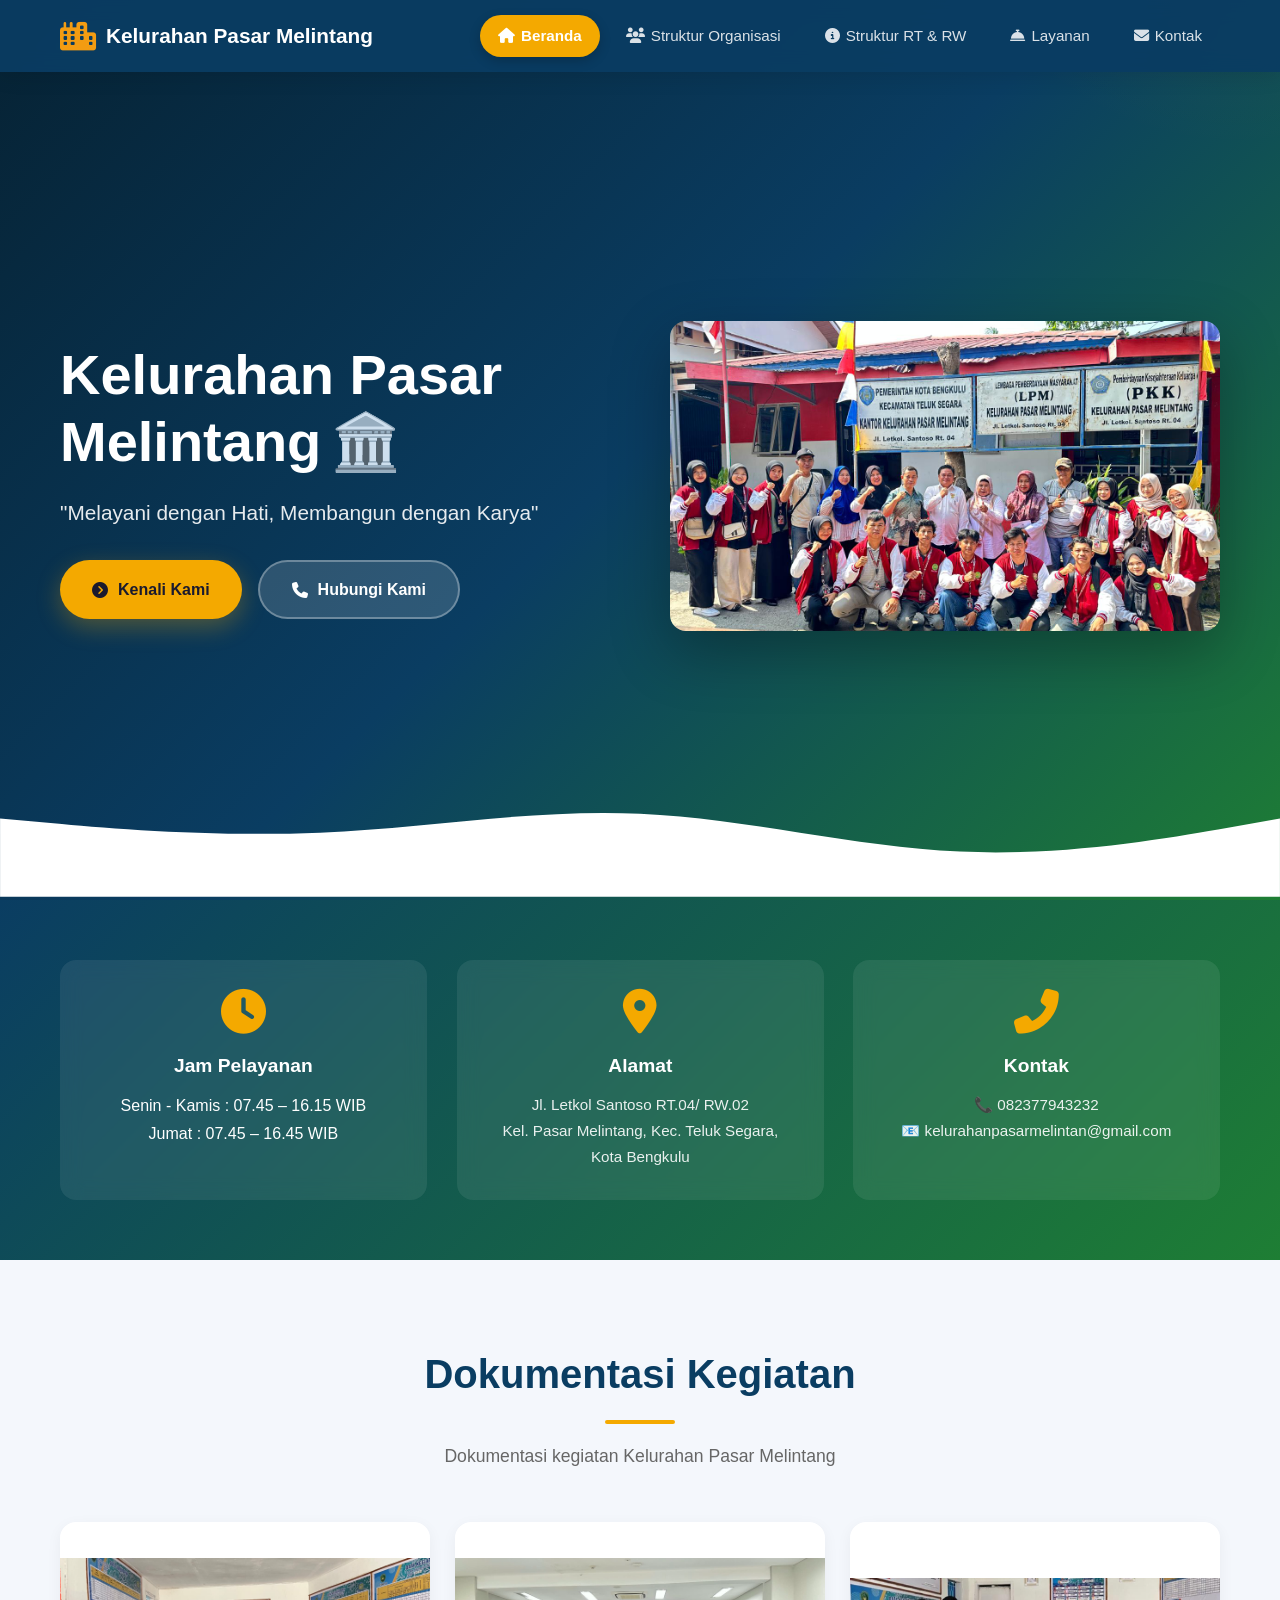
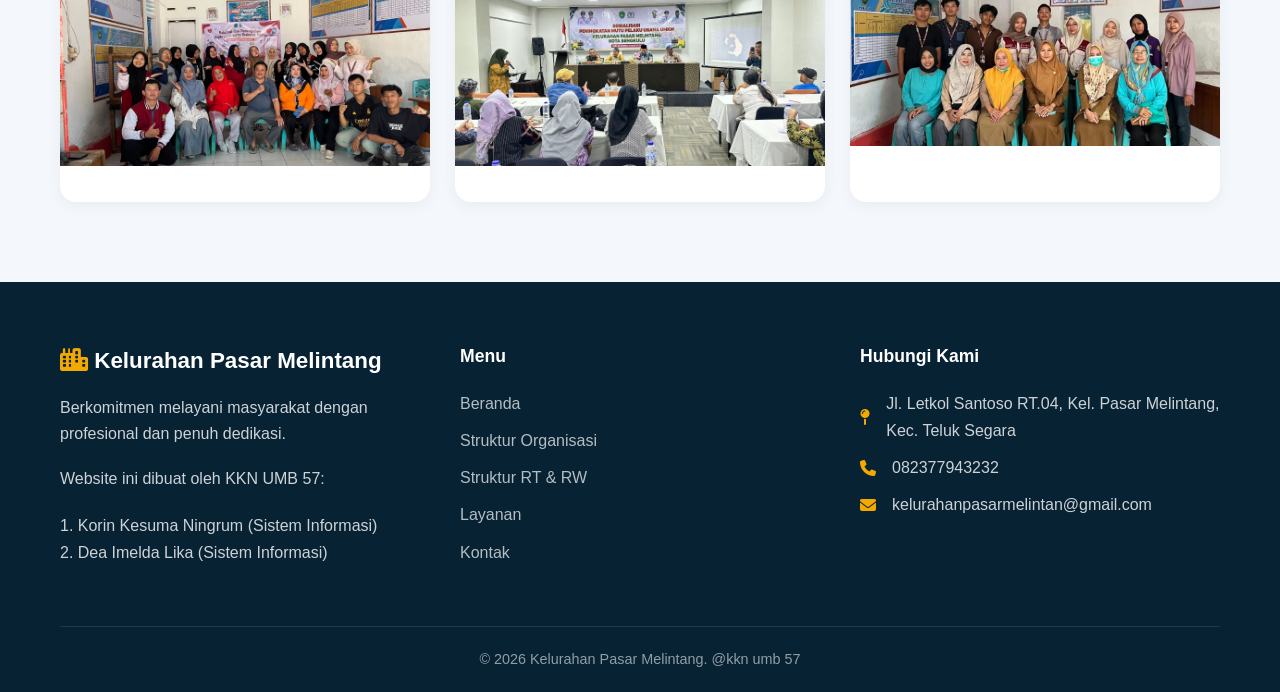
<file: index.html>
<!DOCTYPE html>
<html lang="id">
<head>
    <meta charset="UTF-8">
    <meta name="viewport" content="width=device-width, initial-scale=1.0">
    <title>Kelurahan Pasar Melintang</title>
    <link rel="stylesheet" href="css/style.css">
    <!-- Font Awesome untuk ikon -->
    <link rel="stylesheet" href="https://cdnjs.cloudflare.com/ajax/libs/font-awesome/6.5.0/css/all.min.css">
</head>
<body>
<nav class="navbar">
    <div class="nav-container">
        <div class="nav-logo">
            <i class="fas fa-city"></i>
            <span>Kelurahan Pasar Melintang</span>
        </div>
        <ul class="nav-menu" id="navMenu">
            <li><a href="index.html"><i class="fas fa-home"></i> Beranda</a></li>
            <li><a href="struktur.html"><i class="fas fa-users"></i> Struktur Organisasi</a></li>
            <li><a href="profil.html"><i class="fas fa-info-circle"></i> Struktur RT & RW</a></li>
            <li><a href="layanan.html"><i class="fas fa-concierge-bell"></i> Layanan</a></li>
            <li><a href="kontak.html"><i class="fas fa-envelope"></i> Kontak</a></li>
        </ul>
        <div class="nav-toggle">
            <i class="fas fa-bars"></i>
        </div>
    </div>
</nav>

<style>
/* Base Menu (Tidak Aktif/Transparan) */
.nav-menu li a {
    color: rgba(255, 255, 255, 0.85) !important;
    text-decoration: none;
    padding: 8px 18px;
    border-radius: 30px;
    transition: all 0.3s ease;
    font-weight: 500;
    font-size: 0.95rem;
    background: transparent !important;
    display: inline-flex;
    align-items: center;
}

/* Hover Menu yang Tidak Aktif */
.nav-menu li a:hover:not(.active) {
    color: #ffffff !important;
    background: rgba(255, 255, 255, 0.15) !important;
    transform: translateY(-2px);
}

/* Tombol Aktif (Berwarna/Di-klik) */
.nav-menu li a.active {
    color: #ffffff !important;
    background: var(--accent, #0a9396) !important;
    font-weight: 600;
    box-shadow: 0 4px 12px rgba(0, 0, 0, 0.2);
}
</style>

<script>
document.addEventListener("DOMContentLoaded", function () {
    const currentLocation = window.location.pathname.split("/").pop();
    const menuItems = document.querySelectorAll("#navMenu li a");

    menuItems.forEach(item => {
        const href = item.getAttribute("href");
        
        // Hapus kelas active bawaan
        item.classList.remove("active");
        
        // Cek halaman aktif
        if (href === currentLocation || (currentLocation === "" && href === "index.html")) {
            item.classList.add("active");
        }
    });
});
</script>

    <!-- ============ HERO SECTION ============ -->
    <header class="hero">
        <div class="hero-content">
            <div class="hero-text">
                <h1 class="fade-in">Kelurahan Pasar Melintang</h1>
                <p class="fade-in-delay">"Melayani dengan Hati, Membangun dengan Karya"</p>
                <div class="hero-buttons fade-in-delay2">
                    <a href="layanan.html" class="btn-primary"><i class="fas fa-chevron-circle-right"></i> Kenali Kami</a>
                    <a href="kontak.html" class="btn-secondary"><i class="fas fa-phone"></i> Hubungi Kami</a>
                </div>
            </div>
            <div class="hero-image fade-in">
                <img src="assets/img/kkn.jpeg" alt="Kantor Kelurahan">
            </div>
        </div>
        <div class="hero-wave">
            <svg viewBox="0 0 1440 120" fill="none">
                <path d="M0,32L60,37.3C120,43,240,53,360,48C480,43,600,21,720,26.7C840,32,960,64,1080,69.3C1200,75,1320,53,1380,42.7L1440,32L1440,120L1380,120C1320,120,1200,120,1080,120C960,120,840,120,720,120C600,120,480,120,360,120C240,120,120,120,60,120L0,120Z" fill="white"/>
            </svg>
        </div>
    </header>


    <!-- ============ INFO TERKINI ============ -->
    <section class="info-section">
        <div class="container">
            <div class="info-grid">
                <div class="info-card zoom-in">
                    <i class="fas fa-clock"></i>
                    <h4>Jam Pelayanan</h4>
                     <ul>Senin - Kamis : 07.45 – 16.15 WIB</ul>
                     <ul>Jumat : 07.45 – 16.45 WIB</ul>
                </div>
                <div class="info-card zoom-in-delay">
                    <i class="fas fa-map-marker-alt"></i>
                    <h4>Alamat</h4>
                    <p>Jl. Letkol Santoso RT.04/ RW.02<br>Kel. Pasar Melintang, Kec. Teluk Segara, Kota Bengkulu</p>
                </div>
                <div class="info-card zoom-in-delay2">
                    <i class="fas fa-phone-alt"></i>
                    <h4>Kontak</h4>
                    <p>📞 082377943232<br>📧 kelurahanpasarmelintan@gmail.com</p>
                </div>
            </div>
        </div>
    </section>

    <!-- ============ GALERI KEGIATAN ============ -->
    <section class="gallery-section">
        <div class="container">
            <div class="section-title">
                <h2>Dokumentasi Kegiatan</h2>
                <div class="title-line"></div>
                <p>Dokumentasi kegiatan Kelurahan Pasar Melintang</p>
            </div>
            <div class="gallery-grid">
              
                
                  <div class="gallery-item scale-in">
                    <img src="assets/img/snm.jpeg" alt="Kegiatan 1">
                    <div class="gallery-overlay">
                        <span>senam pagi</span>
                    </div>
                </div>
                <div class="gallery-item scale-in-delay">
                    <img src="assets/img/sosialisasi.jpeg" alt="Kegiatan 2">
                    <div class="gallery-overlay">
                        <span>sosialisasi</span>
                    </div>
                </div>
                <div class="gallery-item scale-in-delay2">
                    <img src="assets/img/posyandu.jpeg" alt="Kegiatan 3">
                    <div class="gallery-overlay">
                        <span>Posyandu</span>
                    </div>
                </div>
            </div>
        </div>
    </section>

<footer class="footer">
    <div class="container">
        <div class="footer-grid">
            <div class="footer-about">
                <h3><i class="fas fa-city"></i> Kelurahan Pasar Melintang</h3>
                <p>Berkomitmen melayani masyarakat dengan profesional dan penuh dedikasi.</p>
                <p>Website ini dibuat oleh KKN UMB 57:
                   <ul>1. Korin Kesuma Ningrum (Sistem Informasi)</ul> 
                   <ul> 2. Dea Imelda Lika (Sistem Informasi)</ul>
                </p>
            </div>
            <div class="footer-links">
                <h4>Menu</h4>
                <ul>
                    <li><a href="index.html">Beranda</a></li>
                    <li><a href="struktur.html">Struktur Organisasi</a></li>
                    <li><a href="profil.html">Struktur RT & RW</a></li>
                    <li><a href="layanan.html">Layanan</a></li>
                    <li><a href="kontak.html">Kontak</a></li>
                </ul>
            </div>
            <div class="footer-contact">
                <h4>Hubungi Kami</h4>
                <p><i class="fas fa-map-pin"></i>Jl. Letkol Santoso RT.04, Kel. Pasar Melintang, Kec. Teluk Segara</p>
                <p><i class="fas fa-phone"></i> 082377943232</p>
                <p><i class="fas fa-envelope"></i> kelurahanpasarmelintan@gmail.com</p>
            </div>
        </div>
        <div class="footer-bottom">
            <p id="footer-text">&copy; 2026 Kelurahan Pasar Melintang. @kkn umb 57</p>
        </div>
    </div>
</footer>

<script>
    document.addEventListener("DOMContentLoaded", function () {
        const footerText = document.getElementById("footer-text");
        if (footerText) {
            footerText.innerHTML = "&copy; 2026 Kelurahan Pasar Melintang. @kkn umb 57";
        }
    });
</script>

    <script src="js/script.js"></script>
</body>
</html>
</file>
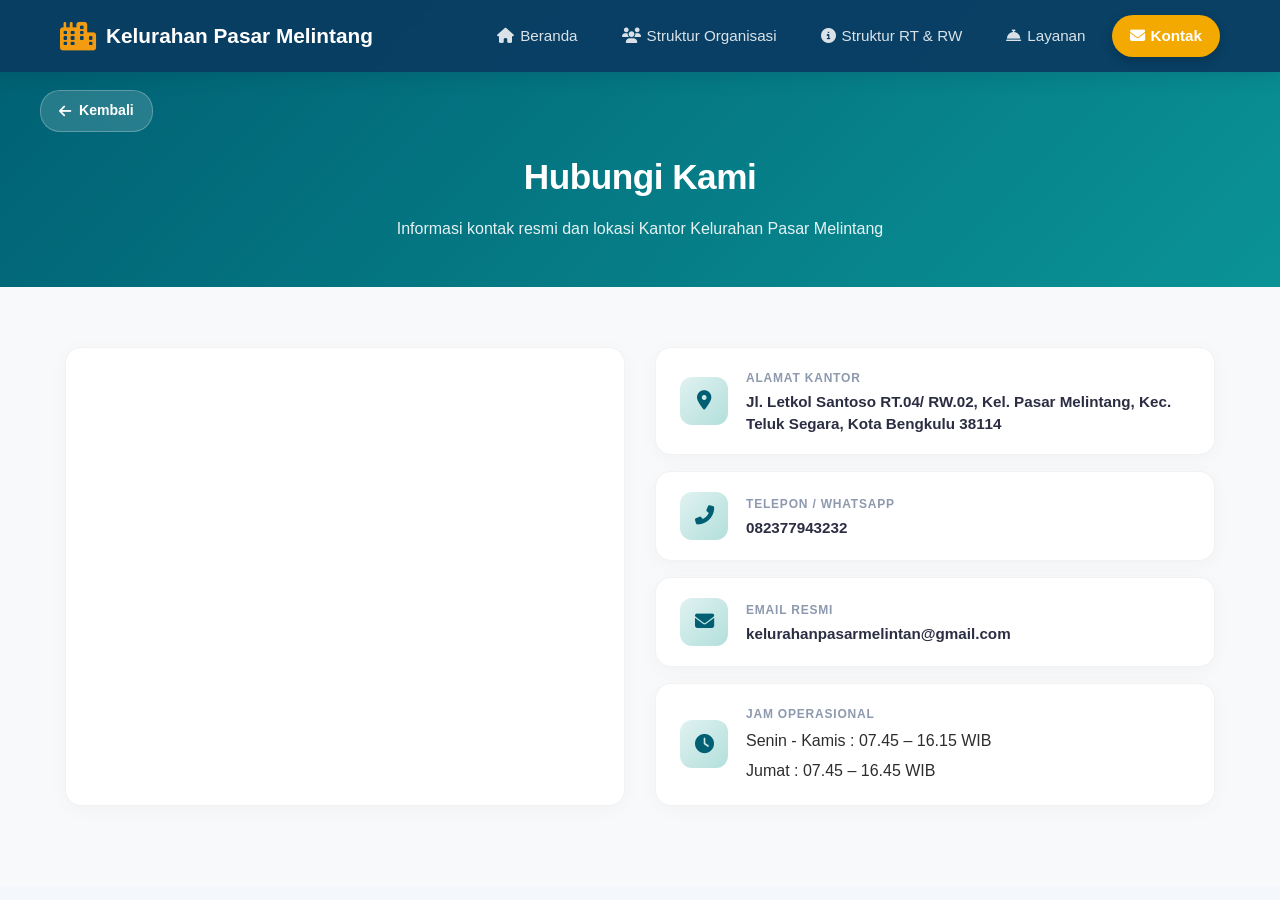
<file: kontak.html>
<!DOCTYPE html>
<html lang="id">
<head>
    <meta charset="UTF-8">
    <meta name="viewport" content="width=device-width, initial-scale=1.0">
    <title>Kontak - Kelurahan Pasar Melintang</title>
    
    <link rel="stylesheet" href="css/style.css">
    <link rel="stylesheet" href="https://cdnjs.cloudflare.com/ajax/libs/font-awesome/6.5.0/css/all.min.css">
    
    <style>
        /* =========================================================
           HERO MINIMALIS & BUTTON BACK
           ========================================================= */
        .hero-minimal {
            position: relative;
            padding: 90px 20px 45px;
            background: linear-gradient(135deg, var(--primary-color, #005f73), var(--secondary-color, #0a9396));
            color: #ffffff;
        }

        .hero-container {
            max-width: 1200px;
            margin: 0 auto;
            display: flex;
            flex-direction: column;
            gap: 15px;
        }

        .btn-back-wrapper {
            margin: 0;
            padding: 0;
        }

        .btn-back {
            display: inline-flex;
            align-items: center;
            gap: 8px;
            padding: 8px 18px;
            background-color: rgba(255, 255, 255, 0.15);
            color: #ffffff;
            border: 1px solid rgba(255, 255, 255, 0.25);
            border-radius: 20px;
            font-size: 0.88rem;
            font-weight: 600;
            text-decoration: none;
            backdrop-filter: blur(8px);
            transition: all 0.3s ease;
            width: fit-content;
        }

        .btn-back:hover {
            background-color: #ffffff;
            color: var(--primary-color, #005f73);
            transform: translateX(-3px);
            box-shadow: 0 4px 12px rgba(0, 0, 0, 0.15);
        }

        .hero-text-minimal {
            text-align: center;
        }

        .hero-text-minimal h1 {
            font-size: 2.2rem;
            margin: 0 0 8px 0;
            font-weight: 700;
            color: #ffffff;
            letter-spacing: -0.5px;
        }

        .hero-text-minimal p {
            font-size: 1rem;
            margin: 0;
            opacity: 0.9;
            font-weight: 300;
        }

        /* =========================================================
           SECTION KONTAK & MAPS (SIDE BY SIDE LAYOUT)
           ========================================================= */
        .contact-section {
            padding: 60px 20px 80px;
            background: var(--bg-light, #f8f9fa);
        }

        .contact-container {
            max-width: 1150px;
            margin: 0 auto;
            display: grid;
            grid-template-columns: 1fr 1fr; /* Maps Kiri, Info Kanan */
            gap: 30px;
            align-items: stretch;
        }

        /* SISI KIRI: MAPS CARD */
        .map-card {
            background: #ffffff;
            border-radius: 16px;
            padding: 12px;
            box-shadow: 0 4px 20px rgba(0, 0, 0, 0.03);
            border: 1px solid rgba(0, 0, 0, 0.05);
            display: flex;
            flex-direction: column;
            min-height: 420px;
        }

        .map-wrapper {
            position: relative;
            width: 100%;
            height: 100%;
            border-radius: 12px;
            overflow: hidden;
            flex: 1;
        }

        .map-wrapper iframe {
            width: 100%;
            height: 100%;
            border: 0;
            filter: grayscale(10%) contrast(100%);
            transition: filter 0.3s ease;
        }

        .map-wrapper:hover iframe {
            filter: grayscale(0%);
        }

        /* SISI KANAN: LAYOUT DENGAN CARD INFORMASI KONTAK */
        .info-container-right {
            display: flex;
            flex-direction: column;
            gap: 16px;
            justify-content: space-between;
        }

        .contact-card {
            background: #ffffff;
            border-radius: 16px;
            padding: 20px 24px;
            box-shadow: 0 4px 20px rgba(0, 0, 0, 0.03);
            border: 1px solid rgba(0, 0, 0, 0.05);
            display: flex;
            align-items: center;
            gap: 18px;
            text-decoration: none;
            color: inherit;
            transition: all 0.3s cubic-bezier(0.165, 0.84, 0.44, 1);
            height: 100%;
        }

        a.contact-card:hover {
            transform: translateY(-3px);
            box-shadow: 0 10px 24px rgba(0, 0, 0, 0.08);
            border-color: rgba(10, 147, 150, 0.3);
        }

        .card-icon {
            width: 48px;
            height: 48px;
            border-radius: 12px;
            background: linear-gradient(135deg, #e0f2f1, #b2dfdb);
            color: var(--primary-color, #005f73);
            display: flex;
            align-items: center;
            justify-content: center;
            font-size: 1.2rem;
            flex-shrink: 0;
            transition: all 0.3s ease;
        }

        a.contact-card:hover .card-icon {
            background: linear-gradient(135deg, var(--primary-color, #005f73), var(--secondary-color, #0a9396));
            color: #ffffff;
            transform: scale(1.05);
        }

        .card-content {
            display: flex;
            flex-direction: column;
            gap: 3px;
        }

        .card-content label {
            font-size: 0.75rem;
            font-weight: 700;
            text-transform: uppercase;
            color: #8d99ae;
            letter-spacing: 0.8px;
        }

        .card-content span {
            font-size: 0.95rem;
            color: #2b2d42;
            font-weight: 600;
            line-height: 1.4;
        }



        /* =========================================================
           RESPONSIF TABLET & MOBILE
           ========================================================= */
        @media (max-width: 992px) {
            .contact-container {
                grid-template-columns: 1fr; /* Tumpuk vertikal di layar sedang/kecil */
                gap: 25px;
            }

            .map-card {
                min-height: 350px;
                order: 2; /* Peta di bawah saat tampilan HP agar informasi terbaca dulu */
            }

            .info-container-right {
                order: 1;
                gap: 15px;
            }
        }

        @media (max-width: 576px) {
            .contact-card {
                padding: 16px 20px;
            }

            .hero-text-minimal h1 {
                font-size: 1.8rem;
            }
        }
    </style>
</head>
<body>

<nav class="navbar">
    <div class="nav-container">
        <div class="nav-logo">
            <i class="fas fa-city"></i>
            <span>Kelurahan Pasar Melintang</span>
        </div>
        <ul class="nav-menu" id="navMenu">
            <li><a href="index.html"><i class="fas fa-home"></i> Beranda</a></li>
            <li><a href="struktur.html"><i class="fas fa-users"></i> Struktur Organisasi</a></li>
            <li><a href="profil.html"><i class="fas fa-info-circle"></i> Struktur RT & RW</a></li>
            <li><a href="layanan.html"><i class="fas fa-concierge-bell"></i> Layanan</a></li>
            <li><a href="kontak.html"><i class="fas fa-envelope"></i> Kontak</a></li>
        </ul>
        <div class="nav-toggle">
            <i class="fas fa-bars"></i>
        </div>
    </div>
</nav>

<style>
/* Base Menu (Tidak Aktif/Transparan) */
.nav-menu li a {
    color: rgba(255, 255, 255, 0.85) !important;
    text-decoration: none;
    padding: 8px 18px;
    border-radius: 30px;
    transition: all 0.3s ease;
    font-weight: 500;
    font-size: 0.95rem;
    background: transparent !important;
    display: inline-flex;
    align-items: center;
}

/* Hover Menu yang Tidak Aktif */
.nav-menu li a:hover:not(.active) {
    color: #ffffff !important;
    background: rgba(255, 255, 255, 0.15) !important;
    transform: translateY(-2px);
}

/* Tombol Aktif (Berwarna/Di-klik) */
.nav-menu li a.active {
    color: #ffffff !important;
    background: var(--accent, #0a9396) !important;
    font-weight: 600;
    box-shadow: 0 4px 12px rgba(0, 0, 0, 0.2);
}
</style>

<script>
document.addEventListener("DOMContentLoaded", function () {
    const currentLocation = window.location.pathname.split("/").pop();
    const menuItems = document.querySelectorAll("#navMenu li a");

    menuItems.forEach(item => {
        const href = item.getAttribute("href");
        
        // Hapus kelas active bawaan
        item.classList.remove("active");
        
        // Cek halaman aktif
        if (href === currentLocation || (currentLocation === "" && href === "index.html")) {
            item.classList.add("active");
        }
    });
});
</script>
    <header class="hero-minimal">
        <div class="hero-container">
            <div class="btn-back-wrapper">
                <a href="index.html" class="btn-back">
                    <i class="fas fa-arrow-left"></i> Kembali
                </a>
            </div>
            <div class="hero-text-minimal">
                <h1>Hubungi Kami</h1>
                <p>Informasi kontak resmi dan lokasi Kantor Kelurahan Pasar Melintang</p>
            </div>
        </div>
    </header>

    <section class="contact-section">
        <div class="contact-container">

            <div class="map-card">
                <div class="map-wrapper">
                    <iframe src="https://www.google.com/maps/embed?pb=!1m18!1m12!1m3!1d248.8171162091835!2d102.25667384899523!3d-3.794084024062127!2m3!1f0!2f0!3f0!3m2!1i1024!2i768!4f13.1!3m3!1m2!1s0x2e36b0219867a09b%3A0xe256b3e9dfc6725f!2sKantor%20Lurah%20Pasar%20Melintang!5e0!3m2!1sen!2sid!4v1788756453592!5m2!1sen!2sid" width="600" height="450" style="border:0;" allowfullscreen="" 
                    loading="lazy"
                    referrerpolicy="strict-origin-when-cross-origin">
                    </iframe>
                </div>
            </div>

            <div class="info-container-right">
                
                <div class="contact-card">
                    <div class="card-icon">
                        <i class="fas fa-map-marker-alt"></i>
                    </div>
                    <div class="card-content">
                        <label>Alamat Kantor</label>
                        <span>Jl. Letkol Santoso RT.04/ RW.02, Kel. Pasar Melintang, Kec. Teluk Segara, Kota Bengkulu 38114</span>
                    </div>
                </div>

                <a href="tel:02112345678" class="contact-card">
                    <div class="card-icon">
                        <i class="fas fa-phone-alt"></i>
                    </div>
                    <div class="card-content">
                        <label>Telepon / Whatsapp</label>
                        <span>082377943232</span>
                    </div>
                </a>

                <a href="mailto:kelurahan@pmelintang.go.id" class="contact-card">
                    <div class="card-icon">
                        <i class="fas fa-envelope"></i>
                    </div>
                    <div class="card-content">
                        <label>Email Resmi</label>
                        <span>kelurahanpasarmelintan@gmail.com</span>
                    </div>
                </a>

                <div class="contact-card">
                    <div class="card-icon">
                        <i class="fas fa-clock"></i>
                    </div>
                    <div class="card-content">
                        <label>Jam Operasional</label>
                         <ul>Senin - Kamis : 07.45 – 16.15 WIB</ul>
                     <ul>Jumat : 07.45 – 16.45 WIB</ul>
                    </div>
                </div>

            </div>

        </div>
    </section>

 

    <script src="js/script.js"></script>
</body>
</html>
</file>
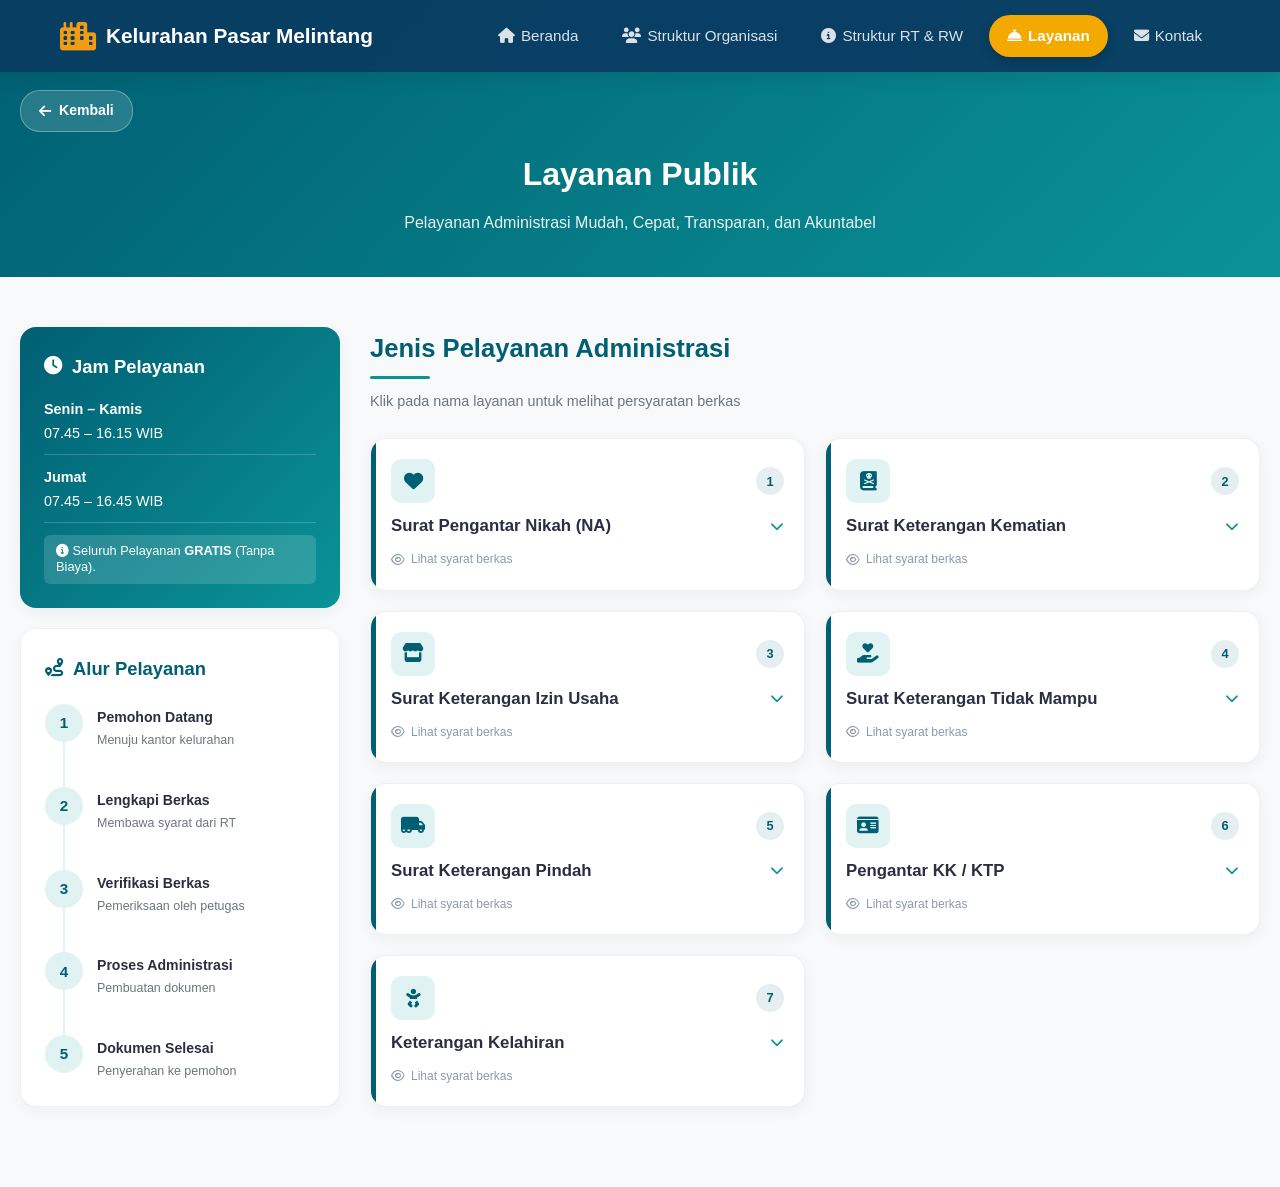
<file: layanan.html>
<!DOCTYPE html>
<html lang="id">
<head>
    <meta charset="UTF-8">
    <meta name="viewport" content="width=device-width, initial-scale=1.0">
    <title>Layanan - Kelurahan Pasar Melintang</title>
    
    <!-- External CSS -->
    <link rel="stylesheet" href="css/style.css">
    <link rel="stylesheet" href="https://cdnjs.cloudflare.com/ajax/libs/font-awesome/6.5.0/css/all.min.css">
    
    <style>
        /* =========================================================
           HERO MINIMALIS & TOMBOL KEMBALI
           ========================================================= */
        .hero-minimal {
            position: relative;
            padding: 90px 20px 40px;
            background: linear-gradient(135deg, var(--primary-color, #005f73), var(--secondary-color, #0a9396));
            color: #ffffff;
        }

        .hero-container {
            max-width: 1400px;
            margin: 0 auto;
            display: flex;
            flex-direction: column;
            gap: 15px;
        }

        .btn-back-wrapper {
            margin: 0;
            padding: 0;
        }

        .btn-back {
            display: inline-flex;
            align-items: center;
            gap: 8px;
            padding: 8px 18px;
            background-color: rgba(255, 255, 255, 0.15);
            color: #ffffff;
            border: 1px solid rgba(255, 255, 255, 0.3);
            border-radius: 20px;
            font-size: 0.88rem;
            font-weight: 600;
            text-decoration: none;
            backdrop-filter: blur(5px);
            transition: all 0.3s ease;
            width: fit-content;
        }

        .btn-back:hover {
            background-color: #ffffff;
            color: var(--primary-color, #005f73);
            transform: translateX(-3px);
            box-shadow: 0 4px 12px rgba(0, 0, 0, 0.15);
        }

        .hero-text-minimal {
            text-align: center;
        }

        .hero-text-minimal h1 {
            font-size: 2rem;
            margin: 0 0 8px 0;
            font-weight: 700;
            color: #ffffff;
        }

        .hero-text-minimal p {
            font-size: 1rem;
            margin: 0;
            opacity: 0.9;
        }

        /* =========================================================
           LAYOUT UTAMA (KISI KIRI & KANAN SEJAJAR TINGGI)
           ========================================================= */
        .layanan-section {
            padding: 50px 20px 80px;
            background: var(--bg-light, #f8f9fa);
        }

        .main-layout-container {
            max-width: 1400px;
            margin: 0 auto;
            display: flex;
            align-items: stretch; /* Memastikan kolom kiri dan kanan sama tinggi */
            gap: 30px;
        }

        /* =========================================================
           KOLOM KIRI: SIDEBAR INFO (JAM & ALUR)
           ========================================================= */
        .sidebar-info {
            width: 320px;
            flex-shrink: 0;
            display: flex;
            flex-direction: column;
            gap: 20px;
        }

        /* Jam Pelayanan Card */
        .jam-card {
            background: linear-gradient(135deg, var(--primary-color, #005f73), var(--secondary-color, #0a9396));
            color: #ffffff;
            border-radius: 16px;
            padding: 24px;
            box-shadow: 0 4px 15px rgba(0, 0, 0, 0.05);
        }

        .jam-card h3 {
            margin: 0 0 15px 0;
            font-size: 1.15rem;
            display: flex;
            align-items: center;
            gap: 10px;
        }

        .jam-item {
            margin-bottom: 10px;
            font-size: 0.9rem;
            border-bottom: 1px solid rgba(255, 255, 255, 0.2);
            padding-bottom: 8px;
        }

        .jam-item:last-child {
            border-bottom: none;
            padding-bottom: 0;
            margin-bottom: 0;
        }

        .gratis-tag {
            margin-top: 12px;
            font-size: 0.8rem;
            background: rgba(255, 255, 255, 0.15);
            padding: 8px 12px;
            border-radius: 6px;
            line-height: 1.3;
        }

        /* Alur Pelayanan Card (Mengisi sisa tinggi ke bawah) */
        .alur-card {
            background: #ffffff;
            border-radius: 16px;
            padding: 24px;
            box-shadow: 0 4px 15px rgba(0, 0, 0, 0.04);
            border: 1px solid rgba(0, 0, 0, 0.06);
            display: flex;
            flex-direction: column;
            flex: 1; /* Mengisi tinggi hingga sejajar dengan kolom kanan */
        }

        .alur-card h3 {
            margin: 0 0 20px 0;
            color: var(--primary-color, #005f73);
            font-size: 1.15rem;
            text-align: left;
            display: flex;
            align-items: center;
            gap: 10px;
        }

        .alur-steps-vertical {
            display: flex;
            flex-direction: column;
            justify-content: space-between; /* Menata alur secara merata sampai bawah */
            flex: 1;
            position: relative;
        }

        .step-item-v {
            display: flex;
            align-items: flex-start;
            gap: 14px;
            position: relative;
        }

        /* Garis Penghubung Vertikal antar Step */
        .step-item-v:not(:last-child)::after {
            content: '';
            position: absolute;
            top: 36px;
            left: 18px;
            width: 2px;
            height: calc(100% + 15px);
            background: #e0f2f1;
            z-index: 1;
        }

        .step-icon-v {
            width: 38px;
            height: 38px;
            border-radius: 50%;
            background: #e0f2f1;
            color: var(--primary-color, #005f73);
            display: flex;
            align-items: center;
            justify-content: center;
            font-size: 0.95rem;
            font-weight: 700;
            flex-shrink: 0;
            z-index: 2;
        }

        .step-text-v {
            display: flex;
            flex-direction: column;
            padding-top: 2px;
        }

        .step-title-v {
            font-size: 0.88rem;
            font-weight: 700;
            color: #2b2d42;
        }

        .step-desc-v {
            font-size: 0.78rem;
            color: #6c757d;
        }

        /* =========================================================
           KOLOM KANAN: GRID JENIS LAYANAN (2 CARD PER BARIS)
           ========================================================= */
        .content-right {
            flex: 1;
            display: flex;
            flex-direction: column;
        }

        .section-header-right {
            margin-bottom: 25px;
        }

        .section-header-right h2 {
            font-size: 1.6rem;
            color: var(--primary-color, #005f73);
            margin: 0 0 6px 0;
        }

        .title-line {
            width: 60px;
            height: 3px;
            background: var(--secondary-color, #0a9396);
            margin: 0 0 10px 0;
            border-radius: 2px;
        }

        .section-header-right p {
            color: #6c757d;
            font-size: 0.9rem;
            margin: 0;
        }

        .layanan-grid {
            display: grid;
            grid-template-columns: repeat(2, 1fr);
            gap: 20px;
            align-items: start;
        }

        /* =========================================================
           CARD ACCORDION (DETAILS & SUMMARY)
           ========================================================= */
        .layanan-card {
            background: #ffffff;
            border-radius: 16px;
            box-shadow: 0 4px 15px rgba(0, 0, 0, 0.05);
            border: 1px solid rgba(0, 0, 0, 0.06);
            position: relative;
            overflow: hidden;
            transition: all 0.3s ease;
            display: flex;
            flex-direction: column;
        }

        .layanan-card::before {
            content: '';
            position: absolute;
            top: 0;
            left: 0;
            width: 5px;
            height: 100%;
            background: var(--primary-color, #005f73);
            transition: width 0.3s ease;
        }

        .layanan-card:hover {
            box-shadow: 0 8px 25px rgba(0, 0, 0, 0.08);
        }

        .card-summary {
            padding: 20px;
            cursor: pointer;
            list-style: none;
            display: flex;
            flex-direction: column;
            gap: 12px;
            user-select: none;
        }

        .card-summary::-webkit-details-marker {
            display: none;
        }

        .card-header-icon {
            display: flex;
            align-items: center;
            justify-content: space-between;
        }

        .icon-box {
            width: 44px;
            height: 44px;
            border-radius: 10px;
            background: #e0f2f1;
            color: var(--primary-color, #005f73);
            display: flex;
            align-items: center;
            justify-content: center;
            font-size: 1.2rem;
        }

        .number-badge {
            width: 28px;
            height: 28px;
            border-radius: 50%;
            background: rgba(0, 95, 115, 0.1);
            color: var(--primary-color, #005f73);
            font-weight: 700;
            font-size: 0.8rem;
            display: flex;
            align-items: center;
            justify-content: center;
        }

        .card-title-wrapper {
            display: flex;
            align-items: center;
            justify-content: space-between;
            gap: 10px;
        }

        .layanan-card h3 {
            font-size: 1.05rem;
            color: #2b2d42;
            margin: 0;
            font-weight: 700;
            line-height: 1.3;
        }

        .toggle-icon {
            color: var(--secondary-color, #0a9396);
            font-size: 0.85rem;
            transition: transform 0.3s ease;
        }

        .layanan-card[open] .toggle-icon {
            transform: rotate(180deg);
        }

        .click-hint {
            font-size: 0.75rem;
            color: #8d99ae;
            font-weight: 500;
            display: flex;
            align-items: center;
            gap: 6px;
        }

        .card-content {
            padding: 0 20px 20px;
            border-top: 1px dashed #e9ecef;
            margin-top: 5px;
            padding-top: 15px;
            animation: fadeIn 0.3s ease-in-out;
        }

        @keyframes fadeIn {
            from { opacity: 0; transform: translateY(-5px); }
            to { opacity: 1; transform: translateY(0); }
        }

        .req-title {
            font-size: 0.82rem;
            font-weight: 700;
            text-transform: uppercase;
            color: #0a9396;
            letter-spacing: 0.5px;
            margin-bottom: 8px;
        }

        .req-list {
            list-style: none;
            padding: 0;
            margin: 0 0 12px 0;
            font-size: 0.85rem;
            color: #495057;
        }

        .req-list li {
            position: relative;
            padding-left: 16px;
            margin-bottom: 5px;
            line-height: 1.35;
        }

        .req-list li::before {
            content: '•';
            position: absolute;
            left: 0;
            color: var(--secondary-color, #0a9396);
            font-weight: bold;
        }

        .extra-note {
            background: #fff8e6;
            border-left: 3px solid #ee9b00;
            padding: 8px 10px;
            border-radius: 4px;
            font-size: 0.78rem;
            color: #7f5f00;
            margin-bottom: 12px;
        }

        .badge-gratis {
            display: inline-flex;
            align-items: center;
            gap: 5px;
            background: #e8f5e9;
            color: #2e7d32;
            padding: 4px 10px;
            border-radius: 20px;
            font-size: 0.75rem;
            font-weight: 600;
        }

        /* RESPONSIF MOBILE & TABLET */
        @media (max-width: 992px) {
            .main-layout-container {
                flex-direction: column;
            }
            .sidebar-info {
                width: 100%;
            }
        }

        @media (max-width: 640px) {
            .layanan-grid {
                grid-template-columns: 1fr;
            }
            .hero-minimal {
                padding-top: 80px;
            }
        }
    </style>
</head>
<body>

<nav class="navbar">
    <div class="nav-container">
        <div class="nav-logo">
            <i class="fas fa-city"></i>
            <span>Kelurahan Pasar Melintang</span>
        </div>
        <ul class="nav-menu" id="navMenu">
            <li><a href="index.html"><i class="fas fa-home"></i> Beranda</a></li>
            <li><a href="struktur.html"><i class="fas fa-users"></i> Struktur Organisasi</a></li>
            <li><a href="profil.html"><i class="fas fa-info-circle"></i> Struktur RT & RW</a></li>
            <li><a href="layanan.html"><i class="fas fa-concierge-bell"></i> Layanan</a></li>
            <li><a href="kontak.html"><i class="fas fa-envelope"></i> Kontak</a></li>
        </ul>
        <div class="nav-toggle">
            <i class="fas fa-bars"></i>
        </div>
    </div>
</nav>

<style>
/* Base Menu (Tidak Aktif/Transparan) */
.nav-menu li a {
    color: rgba(255, 255, 255, 0.85) !important;
    text-decoration: none;
    padding: 8px 18px;
    border-radius: 30px;
    transition: all 0.3s ease;
    font-weight: 500;
    font-size: 0.95rem;
    background: transparent !important;
    display: inline-flex;
    align-items: center;
}

/* Hover Menu yang Tidak Aktif */
.nav-menu li a:hover:not(.active) {
    color: #ffffff !important;
    background: rgba(255, 255, 255, 0.15) !important;
    transform: translateY(-2px);
}

/* Tombol Aktif (Berwarna/Di-klik) */
.nav-menu li a.active {
    color: #ffffff !important;
    background: var(--accent, #0a9396) !important;
    font-weight: 600;
    box-shadow: 0 4px 12px rgba(0, 0, 0, 0.2);
}
</style>

<script>
document.addEventListener("DOMContentLoaded", function () {
    const currentLocation = window.location.pathname.split("/").pop();
    const menuItems = document.querySelectorAll("#navMenu li a");

    menuItems.forEach(item => {
        const href = item.getAttribute("href");
        
        // Hapus kelas active bawaan
        item.classList.remove("active");
        
        // Cek halaman aktif
        if (href === currentLocation || (currentLocation === "" && href === "index.html")) {
            item.classList.add("active");
        }
    });
});
</script>

    <!-- Hero Banner Minimalis -->
    <header class="hero-minimal">
        <div class="hero-container">
            <div class="btn-back-wrapper">
                <a href="index.html" class="btn-back">
                    <i class="fas fa-arrow-left"></i> Kembali
                </a>
            </div>
            <div class="hero-text-minimal">
                <h1>Layanan Publik</h1>
                <p>Pelayanan Administrasi Mudah, Cepat, Transparan, dan Akuntabel</p>
            </div>
        </div>
    </header>

    <!-- Konten Utama Layanan -->
    <section class="layanan-section">
        <div class="main-layout-container">

            <!-- KIRI: SIDEBAR INFORMASI (JAM & ALUR VERTIKAL) -->
            <aside class="sidebar-info">
                <!-- Card Jam Pelayanan -->
                <div class="jam-card">
                    <h3><i class="fas fa-clock"></i> Jam Pelayanan</h3>
                    <div class="jam-item">
                        <strong>Senin – Kamis</strong><br>
                        07.45 – 16.15 WIB
                    </div>
                    <div class="jam-item">
                        <strong>Jumat</strong><br>
                        07.45 – 16.45 WIB
                    </div>
                    <div class="gratis-tag">
                        <i class="fas fa-info-circle"></i> Seluruh Pelayanan <strong>GRATIS</strong> (Tanpa Biaya).
                    </div>
                </div>

                <!-- Card Alur Pelayanan (Tersusun Vertikal Ke Bawah & Sejajar) -->
                <div class="alur-card">
                    <h3><i class="fas fa-route"></i> Alur Pelayanan</h3>
                    <div class="alur-steps-vertical">
                        <div class="step-item-v">
                            <div class="step-icon-v">1</div>
                            <div class="step-text-v">
                                <span class="step-title-v">Pemohon Datang</span>
                                <span class="step-desc-v">Menuju kantor kelurahan</span>
                            </div>
                        </div>
                        <div class="step-item-v">
                            <div class="step-icon-v">2</div>
                            <div class="step-text-v">
                                <span class="step-title-v">Lengkapi Berkas</span>
                                <span class="step-desc-v">Membawa syarat dari RT</span>
                            </div>
                        </div>
                        <div class="step-item-v">
                            <div class="step-icon-v">3</div>
                            <div class="step-text-v">
                                <span class="step-title-v">Verifikasi Berkas</span>
                                <span class="step-desc-v">Pemeriksaan oleh petugas</span>
                            </div>
                        </div>
                        <div class="step-item-v">
                            <div class="step-icon-v">4</div>
                            <div class="step-text-v">
                                <span class="step-title-v">Proses Administrasi</span>
                                <span class="step-desc-v">Pembuatan dokumen</span>
                            </div>
                        </div>
                        <div class="step-item-v">
                            <div class="step-icon-v">5</div>
                            <div class="step-text-v">
                                <span class="step-title-v">Dokumen Selesai</span>
                                <span class="step-desc-v">Penyerahan ke pemohon</span>
                            </div>
                        </div>
                    </div>
                </div>
            </aside>

            <!-- KANAN: GRID JENIS PELAYANAN (SUSUNAN 2 CARD) -->
            <main class="content-right">
                <div class="section-header-right">
                    <h2>Jenis Pelayanan Administrasi</h2>
                    <div class="title-line"></div>
                    <p>Klik pada nama layanan untuk melihat persyaratan berkas</p>
                </div>

                <div class="layanan-grid">
                    
                    <!-- 1. Surat Pengantar Nikah (NA) -->
                    <details class="layanan-card">
                        <summary class="card-summary">
                            <div class="card-header-icon">
                                <div class="icon-box"><i class="fas fa-heart"></i></div>
                                <span class="number-badge">1</span>
                            </div>
                            <div class="card-title-wrapper">
                                <h3>Surat Pengantar Nikah (NA)</h3>
                                <i class="fas fa-chevron-down toggle-icon"></i>
                            </div>
                            <div class="click-hint">
                                <i class="far fa-eye"></i> Lihat syarat berkas
                            </div>
                        </summary>
                        <div class="card-content">
                            <div class="req-title">Kelengkapan Berkas:</div>
                            <ul class="req-list">
                                <li>Pengantar RT</li>
                                <li>Fotokopi lunas PBB tahun berjalan</li>
                                <li>Fotokopi KTP dan KK calon mempelai laki-laki dan perempuan</li>
                                <li>Fotokopi KTP dan KK orang tua calon mempelai</li>
                                <li>Surat pernyataan belum menikah di atas materai (2 saksi &amp; diketahui RT)</li>
                                <li>Fotokopi surat rekomendasi NA laki-laki dari KUA</li>
                            </ul>
                            <div class="extra-note">
                                <strong>Syarat Tambahan:</strong> Status janda/duda melampirkan fotokopi akta cerai / surat kematian.
                            </div>
                            <span class="badge-gratis"><i class="fas fa-check-circle"></i> Gratis / Tanpa Pungutan</span>
                        </div>
                    </details>

                    <!-- 2. Surat Keterangan Kematian -->
                    <details class="layanan-card">
                        <summary class="card-summary">
                            <div class="card-header-icon">
                                <div class="icon-box"><i class="fas fa-book-dead"></i></div>
                                <span class="number-badge">2</span>
                            </div>
                            <div class="card-title-wrapper">
                                <h3>Surat Keterangan Kematian</h3>
                                <i class="fas fa-chevron-down toggle-icon"></i>
                            </div>
                            <div class="click-hint">
                                <i class="far fa-eye"></i> Lihat syarat berkas
                            </div>
                        </summary>
                        <div class="card-content">
                            <div class="req-title">Kelengkapan Berkas:</div>
                            <ul class="req-list">
                                <li>Pengantar RT</li>
                                <li>KK dan KTP jenazah</li>
                                <li>KK dan KTP 2 orang saksi</li>
                                <li>KK dan KTP pelapor (4 orang)</li>
                            </ul>
                            <div class="extra-note">
                                <strong>Syarat Tambahan:</strong> PNS/Pensiunan melampirkan SK Terakhir/Pensiunan (FC), Buku Nikah (FC), dan Taspen (FC).
                            </div>
                            <span class="badge-gratis"><i class="fas fa-check-circle"></i> Gratis / Tanpa Pungutan</span>
                        </div>
                    </details>

                    <!-- 3. Surat Keterangan Izin Usaha -->
                    <details class="layanan-card">
                        <summary class="card-summary">
                            <div class="card-header-icon">
                                <div class="icon-box"><i class="fas fa-store"></i></div>
                                <span class="number-badge">3</span>
                            </div>
                            <div class="card-title-wrapper">
                                <h3>Surat Keterangan Izin Usaha</h3>
                                <i class="fas fa-chevron-down toggle-icon"></i>
                            </div>
                            <div class="click-hint">
                                <i class="far fa-eye"></i> Lihat syarat berkas
                            </div>
                        </summary>
                        <div class="card-content">
                            <div class="req-title">Kelengkapan Berkas:</div>
                            <ul class="req-list">
                                <li>Pengantar RT</li>
                                <li>Bukti lunas PBB tahun berjalan</li>
                                <li>KK dan KTP yang bersangkutan</li>
                            </ul>
                            <span class="badge-gratis"><i class="fas fa-check-circle"></i> Gratis / Tanpa Pungutan</span>
                        </div>
                    </details>

                    <!-- 4. Surat Keterangan Tidak Mampu -->
                    <details class="layanan-card">
                        <summary class="card-summary">
                            <div class="card-header-icon">
                                <div class="icon-box"><i class="fas fa-hand-holding-heart"></i></div>
                                <span class="number-badge">4</span>
                            </div>
                            <div class="card-title-wrapper">
                                <h3>Surat Keterangan Tidak Mampu</h3>
                                <i class="fas fa-chevron-down toggle-icon"></i>
                            </div>
                            <div class="click-hint">
                                <i class="far fa-eye"></i> Lihat syarat berkas
                            </div>
                        </summary>
                        <div class="card-content">
                            <div class="req-title">Kelengkapan Berkas:</div>
                            <ul class="req-list">
                                <li>Pengantar RT</li>
                                <li>KK dan KTP yang bersangkutan</li>
                                <li>Bukti lunas PBB tahun berjalan</li>
                            </ul>
                            <span class="badge-gratis"><i class="fas fa-check-circle"></i> Gratis / Tanpa Pungutan</span>
                        </div>
                    </details>

                    <!-- 5. Surat Keterangan Pindah -->
                    <details class="layanan-card">
                        <summary class="card-summary">
                            <div class="card-header-icon">
                                <div class="icon-box"><i class="fas fa-truck-moving"></i></div>
                                <span class="number-badge">5</span>
                            </div>
                            <div class="card-title-wrapper">
                                <h3>Surat Keterangan Pindah</h3>
                                <i class="fas fa-chevron-down toggle-icon"></i>
                            </div>
                            <div class="click-hint">
                                <i class="far fa-eye"></i> Lihat syarat berkas
                            </div>
                        </summary>
                        <div class="card-content">
                            <div class="req-title">Kelengkapan Berkas:</div>
                            <ul class="req-list">
                                <li>Pengantar Ketua RT</li>
                                <li>Copy KTP + KK (asli dibawa)</li>
                                <li>Pas foto 3 x 4 (1 lembar)</li>
                            </ul>
                            <span class="badge-gratis"><i class="fas fa-check-circle"></i> Gratis / Tanpa Pungutan</span>
                        </div>
                    </details>

                    <!-- 6. Pengantar KK / KTP -->
                    <details class="layanan-card">
                        <summary class="card-summary">
                            <div class="card-header-icon">
                                <div class="icon-box"><i class="fas fa-id-card"></i></div>
                                <span class="number-badge">6</span>
                            </div>
                            <div class="card-title-wrapper">
                                <h3>Pengantar KK / KTP</h3>
                                <i class="fas fa-chevron-down toggle-icon"></i>
                            </div>
                            <div class="click-hint">
                                <i class="far fa-eye"></i> Lihat syarat berkas
                            </div>
                        </summary>
                        <div class="card-content">
                            <div class="req-title">Kelengkapan Berkas:</div>
                            <ul class="req-list">
                                <li>Pengantar Ketua RT</li>
                                <li>Copy lunas PBB tahun berjalan</li>
                                <li>KTP dan KK sebelumnya</li>
                                <li>FC buku nikah</li>
                                <li>Surat pindah dari tempat asal</li>
                                <li>FC akte kelahiran</li>
                            </ul>
                            <span class="badge-gratis"><i class="fas fa-check-circle"></i> Gratis / Tanpa Pungutan</span>
                        </div>
                    </details>

                    <!-- 7. Keterangan Kelahiran -->
                    <details class="layanan-card">
                        <summary class="card-summary">
                            <div class="card-header-icon">
                                <div class="icon-box"><i class="fas fa-baby"></i></div>
                                <span class="number-badge">7</span>
                            </div>
                            <div class="card-title-wrapper">
                                <h3>Keterangan Kelahiran</h3>
                                <i class="fas fa-chevron-down toggle-icon"></i>
                            </div>
                            <div class="click-hint">
                                <i class="far fa-eye"></i> Lihat syarat berkas
                            </div>
                        </summary>
                        <div class="card-content">
                            <div class="req-title">Kelengkapan Berkas:</div>
                            <ul class="req-list">
                                <li>Pengantar Ketua RT</li>
                                <li>Copy lunas PBB tahun berjalan</li>
                                <li>Surat keterangan kelahiran</li>
                                <li>Copy KK + KTP orang tua</li>
                            </ul>
                            <span class="badge-gratis"><i class="fas fa-check-circle"></i> Gratis / Tanpa Pungutan</span>
                        </div>
                    </details>

                </div>
            </main>

        </div>
    </section>

   

    <!-- External Script -->
    <script src="js/script.js"></script>
</body>
</html>
</file>
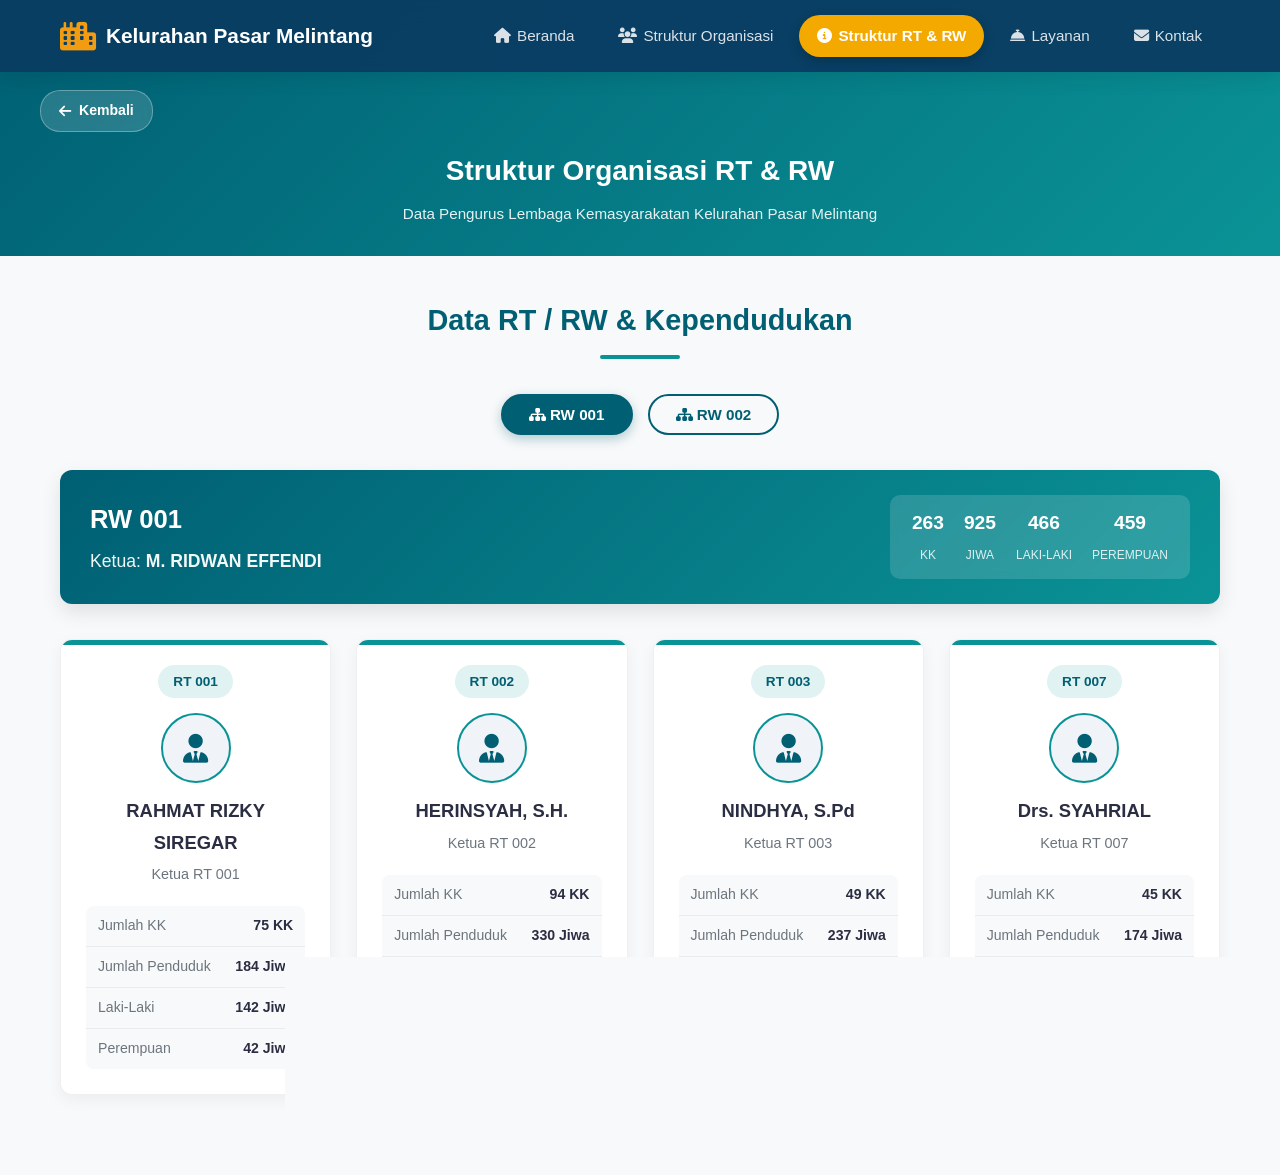
<file: profil.html>
<!DOCTYPE html>
<html lang="id">
<head>
    <meta charset="UTF-8">
    <meta name="viewport" content="width=device-width, initial-scale=1.0">
    <title>Struktur Organisasi RT & RW - Kelurahan Pasar Melintang</title>
    <link rel="stylesheet" href="css/style.css">
    <link rel="stylesheet" href="https://cdnjs.cloudflare.com/ajax/libs/font-awesome/6.5.0/css/all.min.css">
    <style>
        /* =========================================================
           CSS KHUSUS STRUKTUR ORGANISASI RT & RW
           ========================================================= */
        :root {
            --primary-color: #005f73;
            --secondary-color: #0a9396;
            --accent-color: #ee9b00;
            --bg-light: #f8f9fa;
            --card-bg: #ffffff;
            --text-dark: #2b2d42;
            --text-muted: #6c757d;
            --border-radius: 12px;
        }

        body {
            background-color: var(--bg-light);
            color: var(--text-dark);
            font-family: 'Segoe UI', Tahoma, Geneva, Verdana, sans-serif;
        }

        /* Hero Banner Minimalis */
        .hero-minimal {
            position: relative;
            min-height: auto;
            padding: 90px 20px 30px;
            background: linear-gradient(135deg, var(--primary-color), var(--secondary-color));
            color: #ffffff;
        }

        .hero-container {
            max-width: 1200px;
            margin: 0 auto;
            display: flex;
            flex-direction: column;
            gap: 15px;
        }

        /* Tombol Kembali UX Optimization */
        .btn-back-wrapper {
            margin: 0;
            padding: 0;
        }

        .btn-back {
            display: inline-flex;
            align-items: center;
            gap: 8px;
            padding: 8px 18px;
            background-color: rgba(255, 255, 255, 0.15);
            color: #ffffff;
            border: 1px solid rgba(255, 255, 255, 0.3);
            border-radius: 20px;
            font-size: 0.88rem;
            font-weight: 600;
            text-decoration: none;
            backdrop-filter: blur(5px);
            transition: all 0.3s ease;
            width: fit-content;
        }

        .btn-back:hover {
            background-color: #ffffff;
            color: var(--primary-color);
            transform: translateX(-3px);
            box-shadow: 0 4px 12px rgba(0, 0, 0, 0.15);
        }

        .hero-text-minimal {
            text-align: center;
        }

        .hero-text-minimal h1 {
            font-size: 1.75rem;
            margin: 0 0 6px 0;
            font-weight: 700;
            color: #ffffff;
        }

        .hero-text-minimal p {
            font-size: 0.95rem;
            margin: 0;
            opacity: 0.9;
        }

        /* Container & Section Title */
        .org-container {
            max-width: 1200px;
            margin: 0 auto;
            padding: 40px 20px 80px;
        }

        .section-header {
            text-align: center;
            margin-bottom: 35px;
        }

        .section-header h2 {
            font-size: 1.8rem;
            color: var(--primary-color);
            margin-bottom: 10px;
        }

        .title-line {
            width: 80px;
            height: 4px;
            background: var(--secondary-color);
            margin: 0 auto;
            border-radius: 2px;
        }

        /* Tab Switcher Interaktif */
        .rw-tabs {
            display: flex;
            justify-content: center;
            gap: 15px;
            margin-bottom: 35px;
        }

        .rw-tab-btn {
            padding: 10px 26px;
            border: 2px solid var(--primary-color);
            background: transparent;
            color: var(--primary-color);
            font-size: 0.95rem;
            font-weight: 700;
            border-radius: 30px;
            cursor: pointer;
            transition: all 0.3s ease;
        }

        .rw-tab-btn.active, .rw-tab-btn:hover {
            background: var(--primary-color);
            color: #ffffff;
            box-shadow: 0 4px 12px rgba(0, 95, 115, 0.3);
        }

        /* RW Banner Card */
        .rw-content {
            display: none;
            animation: fadeIn 0.4s ease-in-out forwards;
        }

        .rw-content.active {
            display: block;
        }

        .rw-main-card {
            background: linear-gradient(135deg, var(--primary-color), var(--secondary-color));
            color: #ffffff;
            border-radius: var(--border-radius);
            padding: 25px 30px;
            margin-bottom: 35px;
            box-shadow: 0 8px 20px rgba(0,0,0,0.1);
            display: flex;
            justify-content: space-between;
            align-items: center;
            flex-wrap: wrap;
            gap: 20px;
        }

        .rw-info h3 {
            font-size: 1.6rem;
            margin: 0 0 5px 0;
        }

        .rw-info h4 {
            font-size: 1.1rem;
            font-weight: 400;
            margin: 0;
            opacity: 0.95;
        }

        .rw-stats-summary {
            display: flex;
            gap: 20px;
            background: rgba(255, 255, 255, 0.15);
            padding: 12px 22px;
            border-radius: 10px;
            backdrop-filter: blur(5px);
        }

        .rw-stat-item {
            text-align: center;
        }

        .rw-stat-item .value {
            font-size: 1.2rem;
            font-weight: 700;
            display: block;
        }

        .rw-stat-item .label {
            font-size: 0.75rem;
            text-transform: uppercase;
            opacity: 0.85;
        }

        /* RT Grid & Card */
        .rt-grid {
            display: grid;
            grid-template-columns: repeat(auto-fit, minmax(270px, 1fr));
            gap: 25px;
        }

        .rt-card {
            background: var(--card-bg);
            border-radius: var(--border-radius);
            padding: 25px;
            box-shadow: 0 5px 15px rgba(0,0,0,0.05);
            border: 1px solid rgba(0,0,0,0.06);
            transition: transform 0.3s ease, box-shadow 0.3s ease;
            position: relative;
            overflow: hidden;
        }

        .rt-card::before {
            content: '';
            position: absolute;
            top: 0;
            left: 0;
            width: 100%;
            height: 5px;
            background: var(--secondary-color);
        }

        .rt-card:hover {
            transform: translateY(-5px);
            box-shadow: 0 10px 25px rgba(0,0,0,0.1);
        }

        .rt-badge {
            display: inline-block;
            background: #e0f2f1;
            color: var(--primary-color);
            font-weight: 700;
            padding: 5px 15px;
            border-radius: 20px;
            font-size: 0.85rem;
            margin-bottom: 15px;
        }

        .rt-header {
            text-align: center;
            margin-bottom: 20px;
        }

        .rt-avatar {
            width: 70px;
            height: 70px;
            border-radius: 50%;
            background: #f0f4f8;
            margin: 0 auto 12px;
            display: flex;
            align-items: center;
            justify-content: center;
            color: var(--primary-color);
            font-size: 1.8rem;
            border: 2px solid var(--secondary-color);
        }

        .rt-header h4 {
            margin: 0 0 4px 0;
            color: var(--text-dark);
            font-size: 1.15rem;
        }

        .rt-header p {
            margin: 0;
            color: var(--text-muted);
            font-size: 0.9rem;
        }

        /* Tabel Statistik Penduduk */
        .rt-stats-table {
            width: 100%;
            border-collapse: collapse;
            font-size: 0.88rem;
            background: #f8f9fa;
            border-radius: 8px;
            overflow: hidden;
        }

        .rt-stats-table td {
            padding: 8px 12px;
            border-bottom: 1px solid #e9ecef;
        }

        .rt-stats-table tr:last-child td {
            border-bottom: none;
        }

        .rt-stats-table td:first-child {
            color: var(--text-muted);
        }

        .rt-stats-table td:last-child {
            text-align: right;
            font-weight: 700;
            color: var(--text-dark);
        }

        /* Animations */
        @keyframes fadeIn {
            from { opacity: 0; transform: translateY(10px); }
            to { opacity: 1; transform: translateY(0); }
        }

        /* Responsif Mobile */
        @media (max-width: 768px) {
            .hero-minimal {
                padding-top: 80px;
            }
            .rw-main-card {
                flex-direction: column;
                text-align: center;
            }
            .rw-stats-summary {
                width: 100%;
                justify-content: space-around;
            }
            .rt-grid {
                grid-template-columns: 1fr;
            }
        }
    </style>
</head>
<body>

<nav class="navbar">
    <div class="nav-container">
        <div class="nav-logo">
            <i class="fas fa-city"></i>
            <span>Kelurahan Pasar Melintang</span>
        </div>
        <ul class="nav-menu" id="navMenu">
            <li><a href="index.html"><i class="fas fa-home"></i> Beranda</a></li>
            <li><a href="struktur.html"><i class="fas fa-users"></i> Struktur Organisasi</a></li>
            <li><a href="profil.html"><i class="fas fa-info-circle"></i> Struktur RT & RW</a></li>
            <li><a href="layanan.html"><i class="fas fa-concierge-bell"></i> Layanan</a></li>
            <li><a href="kontak.html"><i class="fas fa-envelope"></i> Kontak</a></li>
        </ul>
        <div class="nav-toggle">
            <i class="fas fa-bars"></i>
        </div>
    </div>
</nav>

<style>
/* Base Menu (Tidak Aktif/Transparan) */
.nav-menu li a {
    color: rgba(255, 255, 255, 0.85) !important;
    text-decoration: none;
    padding: 8px 18px;
    border-radius: 30px;
    transition: all 0.3s ease;
    font-weight: 500;
    font-size: 0.95rem;
    background: transparent !important;
    display: inline-flex;
    align-items: center;
}

/* Hover Menu yang Tidak Aktif */
.nav-menu li a:hover:not(.active) {
    color: #ffffff !important;
    background: rgba(255, 255, 255, 0.15) !important;
    transform: translateY(-2px);
}

/* Tombol Aktif (Berwarna/Di-klik) */
.nav-menu li a.active {
    color: #ffffff !important;
    background: var(--accent, #0a9396) !important;
    font-weight: 600;
    box-shadow: 0 4px 12px rgba(0, 0, 0, 0.2);
}
</style>

<script>
document.addEventListener("DOMContentLoaded", function () {
    const currentLocation = window.location.pathname.split("/").pop();
    const menuItems = document.querySelectorAll("#navMenu li a");

    menuItems.forEach(item => {
        const href = item.getAttribute("href");
        
        // Hapus kelas active bawaan
        item.classList.remove("active");
        
        // Cek halaman aktif
        if (href === currentLocation || (currentLocation === "" && href === "index.html")) {
            item.classList.add("active");
        }
    });
});
</script>


    <!-- HERO MINI MINIMALIS -->
    <header class="hero-minimal">
        <div class="hero-container">
            <!-- TOMBOL KEMBALI DI DALAM HERO BANNER -->
            <div class="btn-back-wrapper">
                <a href="index.html" class="btn-back">
                    <i class="fas fa-arrow-left"></i> Kembali 
                </a>
            </div>
            
            <div class="hero-text-minimal">
                <h1>Struktur Organisasi RT & RW</h1>
                <p>Data Pengurus Lembaga Kemasyarakatan Kelurahan Pasar Melintang</p>
            </div>
        </div>
    </header>

    <!-- KONTEN STRUKTUR RT & RW -->
    <section>
        <div class="org-container">
            <div class="section-header">
                <h2>Data RT / RW & Kependudukan</h2>
                <div class="title-line"></div>
            </div>

            <!-- Tab Switcher RW -->
            <div class="rw-tabs">
                <button class="rw-tab-btn active" onclick="switchRW('rw001', this)">
                    <i class="fas fa-sitemap"></i> RW 001
                </button>
                <button class="rw-tab-btn" onclick="switchRW('rw002', this)">
                    <i class="fas fa-sitemap"></i> RW 002
                </button>
            </div>

            <!-- ================= KONTEN RW 001 ================= -->
            <div id="rw001" class="rw-content active">
                <div class="rw-main-card">
                    <div class="rw-info">
                        <h3>RW 001</h3>
                        <h4>Ketua: <strong>M. RIDWAN EFFENDI</strong></h4>
                    </div>
                    <div class="rw-stats-summary">
                        <div class="rw-stat-item">
                            <span class="value">263</span>
                            <span class="label">KK</span>
                        </div>
                        <div class="rw-stat-item">
                            <span class="value">925</span>
                            <span class="label">Jiwa</span>
                        </div>
                        <div class="rw-stat-item">
                            <span class="value">466</span>
                            <span class="label">Laki-Laki</span>
                        </div>
                        <div class="rw-stat-item">
                            <span class="value">459</span>
                            <span class="label">Perempuan</span>
                        </div>
                    </div>
                </div>

                <!-- Grid RT RW 001 -->
                <div class="rt-grid">
                    <!-- RT 001 -->
                    <div class="rt-card">
                        <div class="rt-header">
                            <span class="rt-badge">RT 001</span>
                            <div class="rt-avatar"><i class="fas fa-user-tie"></i></div>
                            <h4>RAHMAT RIZKY SIREGAR</h4>
                            <p>Ketua RT 001</p>
                        </div>
                        <table class="rt-stats-table">
                            <tr><td>Jumlah KK</td><td>75 KK</td></tr>
                            <tr><td>Jumlah Penduduk</td><td>184 Jiwa</td></tr>
                            <tr><td>Laki-Laki</td><td>142 Jiwa</td></tr>
                            <tr><td>Perempuan</td><td>42 Jiwa</td></tr>
                        </table>
                    </div>

                    <!-- RT 002 -->
                    <div class="rt-card">
                        <div class="rt-header">
                            <span class="rt-badge">RT 002</span>
                            <div class="rt-avatar"><i class="fas fa-user-tie"></i></div>
                            <h4>HERINSYAH, S.H.</h4>
                            <p>Ketua RT 002</p>
                        </div>
                        <table class="rt-stats-table">
                            <tr><td>Jumlah KK</td><td>94 KK</td></tr>
                            <tr><td>Jumlah Penduduk</td><td>330 Jiwa</td></tr>
                            <tr><td>Laki-Laki</td><td>173 Jiwa</td></tr>
                            <tr><td>Perempuan</td><td>157 Jiwa</td></tr>
                        </table>
                    </div>

                    <!-- RT 003 -->
                    <div class="rt-card">
                        <div class="rt-header">
                            <span class="rt-badge">RT 003</span>
                            <div class="rt-avatar"><i class="fas fa-user-tie"></i></div>
                            <h4>NINDHYA, S.Pd</h4>
                            <p>Ketua RT 003</p>
                        </div>
                        <table class="rt-stats-table">
                            <tr><td>Jumlah KK</td><td>49 KK</td></tr>
                            <tr><td>Jumlah Penduduk</td><td>237 Jiwa</td></tr>
                            <tr><td>Laki-Laki</td><td>69 Jiwa</td></tr>
                            <tr><td>Perempuan</td><td>168 Jiwa</td></tr>
                        </table>
                    </div>

                    <!-- RT 007 -->
                    <div class="rt-card">
                        <div class="rt-header">
                            <span class="rt-badge">RT 007</span>
                            <div class="rt-avatar"><i class="fas fa-user-tie"></i></div>
                            <h4>Drs. SYAHRIAL</h4>
                            <p>Ketua RT 007</p>
                        </div>
                        <table class="rt-stats-table">
                            <tr><td>Jumlah KK</td><td>45 KK</td></tr>
                            <tr><td>Jumlah Penduduk</td><td>174 Jiwa</td></tr>
                            <tr><td>Laki-Laki</td><td>82 Jiwa</td></tr>
                            <tr><td>Perempuan</td><td>92 Jiwa</td></tr>
                        </table>
                    </div>
                </div>
            </div>

            <!-- ================= KONTEN RW 002 ================= -->
            <div id="rw002" class="rw-content">
                <div class="rw-main-card">
                    <div class="rw-info">
                        <h3>RW 002</h3>
                        <h4>Ketua: <strong>DEDE AGUS</strong></h4>
                    </div>
                    <div class="rw-stats-summary">
                        <div class="rw-stat-item">
                            <span class="value">184</span>
                            <span class="label">KK</span>
                        </div>
                        <div class="rw-stat-item">
                            <span class="value">450</span>
                            <span class="label">Jiwa</span>
                        </div>
                        <div class="rw-stat-item">
                            <span class="value">240</span>
                            <span class="label">Laki-Laki</span>
                        </div>
                        <div class="rw-stat-item">
                            <span class="value">210</span>
                            <span class="label">Perempuan</span>
                        </div>
                    </div>
                </div>

                <!-- Grid RT RW 002 -->
                <div class="rt-grid">
                    <!-- RT 004 -->
                    <div class="rt-card">
                        <div class="rt-header">
                            <span class="rt-badge">RT 004</span>
                            <div class="rt-avatar"><i class="fas fa-user-tie"></i></div>
                            <h4>Drs. HERU SUSANTO</h4>
                            <p>Ketua RT 004</p>
                        </div>
                        <table class="rt-stats-table">
                            <tr><td>Jumlah KK</td><td>50 KK</td></tr>
                            <tr><td>Jumlah Penduduk</td><td>138 Jiwa</td></tr>
                            <tr><td>Laki-Laki</td><td>66 Jiwa</td></tr>
                            <tr><td>Perempuan</td><td>72 Jiwa</td></tr>
                        </table>
                    </div>

                    <!-- RT 005 -->
                    <div class="rt-card">
                        <div class="rt-header">
                            <span class="rt-badge">RT 005</span>
                            <div class="rt-avatar"><i class="fas fa-user-tie"></i></div>
                            <h4>MARIA AFRIYANTI, A.md</h4>
                            <p>Ketua RT 005</p>
                        </div>
                        <table class="rt-stats-table">
                            <tr><td>Jumlah KK</td><td>45 KK</td></tr>
                            <tr><td>Jumlah Penduduk</td><td>87 Jiwa</td></tr>
                            <tr><td>Laki-Laki</td><td>50 Jiwa</td></tr>
                            <tr><td>Perempuan</td><td>37 Jiwa</td></tr>
                        </table>
                    </div>

                    <!-- RT 006 -->
                    <div class="rt-card">
                        <div class="rt-header">
                            <span class="rt-badge">RT 006</span>
                            <div class="rt-avatar"><i class="fas fa-user-tie"></i></div>
                            <h4>ANSORI ANTAU</h4>
                            <p>Ketua RT 006</p>
                        </div>
                        <table class="rt-stats-table">
                            <tr><td>Jumlah KK</td><td>89 KK</td></tr>
                            <tr><td>Jumlah Penduduk</td><td>225 Jiwa</td></tr>
                            <tr><td>Laki-Laki</td><td>124 Jiwa</td></tr>
                            <tr><td>Perempuan</td><td>101 Jiwa</td></tr>
                        </table>
                    </div>

        
                </div>
            </div>

        </div>
    </section>

  

    <script src="js/script.js"></script>
    <script>
        // JS Switch Tab RW Interaktif
        function switchRW(rwId, btnElement) {
            const contents = document.querySelectorAll('.rw-content');
            contents.forEach(content => content.classList.remove('active'));

            const buttons = document.querySelectorAll('.rw-tab-btn');
            buttons.forEach(btn => btn.classList.remove('active'));

            document.getElementById(rwId).classList.add('active');
            btnElement.classList.add('active');
        }
    </script>
</body>
</html>
</file>
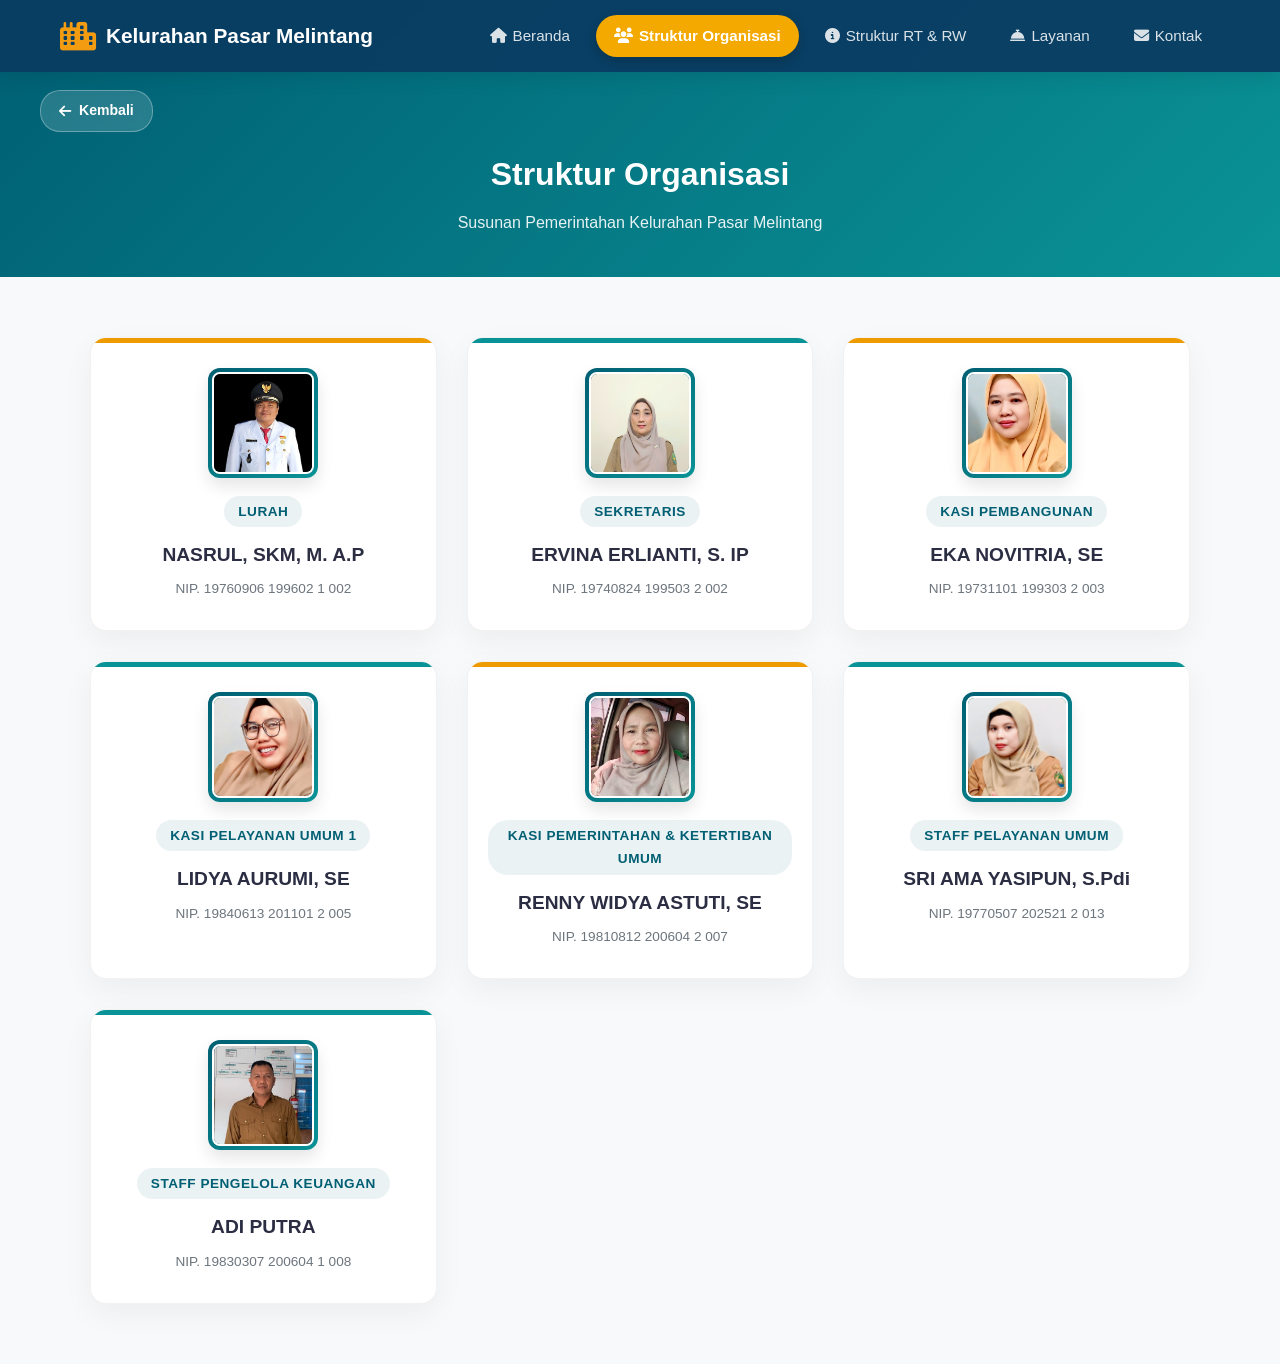
<file: struktur.html>
<!DOCTYPE html>
<html lang="id">
<head>
    <meta charset="UTF-8">
    <meta name="viewport" content="width=device-width, initial-scale=1.0">
    <title>Struktur - Kelurahan Pasar Melintang</title>
    <link rel="stylesheet" href="css/style.css">
    <link rel="stylesheet" href="https://cdnjs.cloudflare.com/ajax/libs/font-awesome/6.5.0/css/all.min.css">
    <style>
        /* Hero Banner Minimalis & Tombol Kembali */
        .hero-minimal {
            position: relative;
            padding: 90px 20px 40px;
            background: linear-gradient(135deg, var(--primary-color, #005f73), var(--secondary-color, #0a9396));
            color: #ffffff;
        }

        .hero-container {
            max-width: 1200px;
            margin: 0 auto;
            display: flex;
            flex-direction: column;
            gap: 15px;
        }

        .btn-back-wrapper {
            margin: 0;
            padding: 0;
        }

        .btn-back {
            display: inline-flex;
            align-items: center;
            gap: 8px;
            padding: 8px 18px;
            background-color: rgba(255, 255, 255, 0.15);
            color: #ffffff;
            border: 1px solid rgba(255, 255, 255, 0.3);
            border-radius: 20px;
            font-size: 0.88rem;
            font-weight: 600;
            text-decoration: none;
            backdrop-filter: blur(5px);
            transition: all 0.3s ease;
            width: fit-content;
        }

        .btn-back:hover {
            background-color: #ffffff;
            color: var(--primary-color, #005f73);
            transform: translateX(-3px);
            box-shadow: 0 4px 12px rgba(0, 0, 0, 0.15);
        }

        .hero-text-minimal {
            text-align: center;
        }

        .hero-text-minimal h1 {
            font-size: 2rem;
            margin: 0 0 8px 0;
            font-weight: 700;
            color: #ffffff;
        }

        .hero-text-minimal p {
            font-size: 1rem;
            margin: 0;
            opacity: 0.9;
        }

        /* Desain Grid & Kartu Struktur */
        .org-section {
            padding: 60px 20px;
            background: var(--bg-light, #f8f9fa);
        }

        .org-grid {
            display: grid;
            grid-template-columns: repeat(auto-fit, minmax(280px, 1fr));
            gap: 30px;
            max-width: 1100px;
            margin: 0 auto;
        }

        .org-card {
            background: #ffffff;
            border-radius: 16px;
            padding: 30px 20px;
            text-align: center;
            box-shadow: 0 10px 30px rgba(0, 0, 0, 0.05);
            border: 1px solid rgba(0, 0, 0, 0.05);
            position: relative;
            overflow: hidden;
            transition: all 0.3s cubic-bezier(0.4, 0, 0.2, 1);
        }

        .org-card::before {
            content: '';
            position: absolute;
            top: 0;
            left: 0;
            width: 100%;
            height: 5px;
            background: var(--accent-color, #ee9b00);
            transition: height 0.3s ease;
        }

        .org-card.border-secondary::before {
            background: var(--secondary-color, #0a9396);
        }

        .org-card:hover {
            transform: translateY(-8px);
            box-shadow: 0 15px 35px rgba(0, 0, 0, 0.1);
        }

/* Avatar / Foto Frame (Bentuk Persegi) */
        .avatar-wrapper {
            position: relative;
            width: 110px;
            height: 110px;
            margin: 0 auto 18px;
            border-radius: 12px; /* Mengubah dari 50% ke 12px agar berbentuk persegi */
            padding: 4px;
            background: linear-gradient(135deg, var(--primary-color, #005f73), var(--secondary-color, #0a9396));
            box-shadow: 0 8px 16px rgba(0, 0, 0, 0.1);
        }

        .avatar-img {
            width: 100%;
            height: 100%;
            object-fit: cover;
            border-radius: 8px; /* Mengubah dari 50% ke 8px agar foto di dalam bingkai presisi persegi */
            background-color: #f0f4f8;
            border: 2px solid #ffffff;
        }
        .badge-jabatan {
            display: inline-block;
            padding: 4px 14px;
            background: rgba(0, 95, 115, 0.08);
            color: var(--primary-color, #005f73);
            font-size: 0.85rem;
            font-weight: 700;
            border-radius: 20px;
            margin-bottom: 12px;
            text-transform: uppercase;
            letter-spacing: 0.5px;
        }

        .org-card h3 {
            font-size: 1.2rem;
            color: #2b2d42;
            margin: 0 0 6px 0;
            font-weight: 700;
        }

        .org-card .nip {
            font-size: 0.85rem;
            color: #6c757d;
            margin: 0;
            font-weight: 500;
        }

        @media (max-width: 768px) {
            .hero-minimal {
                padding-top: 80px;
            }
            .org-grid {
                grid-template-columns: 1fr;
            }
        }
    </style>
</head>
<body>
<nav class="navbar">
    <div class="nav-container">
        <div class="nav-logo">
            <i class="fas fa-city"></i>
            <span>Kelurahan Pasar Melintang</span>
        </div>
        <ul class="nav-menu" id="navMenu">
            <li><a href="index.html"><i class="fas fa-home"></i> Beranda</a></li>
            <li><a href="struktur.html"><i class="fas fa-users"></i> Struktur Organisasi</a></li>
            <li><a href="profil.html"><i class="fas fa-info-circle"></i> Struktur RT & RW</a></li>
            <li><a href="layanan.html"><i class="fas fa-concierge-bell"></i> Layanan</a></li>
            <li><a href="kontak.html"><i class="fas fa-envelope"></i> Kontak</a></li>
        </ul>
        <div class="nav-toggle">
            <i class="fas fa-bars"></i>
        </div>
    </div>
</nav>

<style>
/* Base Menu (Tidak Aktif/Transparan) */
.nav-menu li a {
    color: rgba(255, 255, 255, 0.85) !important;
    text-decoration: none;
    padding: 8px 18px;
    border-radius: 30px;
    transition: all 0.3s ease;
    font-weight: 500;
    font-size: 0.95rem;
    background: transparent !important;
    display: inline-flex;
    align-items: center;
}

/* Hover Menu yang Tidak Aktif */
.nav-menu li a:hover:not(.active) {
    color: #ffffff !important;
    background: rgba(255, 255, 255, 0.15) !important;
    transform: translateY(-2px);
}

/* Tombol Aktif (Berwarna/Di-klik) */
.nav-menu li a.active {
    color: #ffffff !important;
    background: var(--accent, #0a9396) !important;
    font-weight: 600;
    box-shadow: 0 4px 12px rgba(0, 0, 0, 0.2);
}
</style>

<script>
document.addEventListener("DOMContentLoaded", function () {
    const currentLocation = window.location.pathname.split("/").pop();
    const menuItems = document.querySelectorAll("#navMenu li a");

    menuItems.forEach(item => {
        const href = item.getAttribute("href");
        
        // Hapus kelas active bawaan
        item.classList.remove("active");
        
        // Cek halaman aktif
        if (href === currentLocation || (currentLocation === "" && href === "index.html")) {
            item.classList.add("active");
        }
    });
});
</script>

    <!-- Hero Banner Minimalis -->
    <header class="hero-minimal">
        <div class="hero-container">
            <div class="btn-back-wrapper">
                <a href="index.html" class="btn-back">
                    <i class="fas fa-arrow-left"></i> Kembali
                </a>
            </div>
            <div class="hero-text-minimal">
                <h1>Struktur Organisasi</h1>
                <p>Susunan Pemerintahan Kelurahan Pasar Melintang</p>
            </div>
        </div>
    </header>

    <!-- Konten Struktur -->
    <section class="org-section">
        <div class="container">
            <div class="org-grid">
                
                <!-- Lurah -->
                <div class="org-card">
                    <div class="avatar-wrapper">
                        <img src="assets/img/lur.jpeg" alt="Foto Lurah" class="avatar-img" onerror="this.src='https://ui-avatars.com/api/?name=L&background=005f73&color=fff';">
                    </div>
                    <span class="badge-jabatan">Lurah</span>
                    <h3>NASRUL, SKM, M. A.P</h3>
                    <p class="nip">NIP. 19760906 199602 1 002</p>
                </div>

                <!-- Sekretaris -->
                <div class="org-card border-secondary">
                    <div class="avatar-wrapper">
                        <img src="assets/img/v.jpeg" alt="Foto Sekretaris" class="avatar-img" onerror="this.onerror=null;this.src='https://ui-avatars.com/api/?name=Seklur&background=005f73&color=fff';">
                    </div>
                    <span class="badge-jabatan">Sekretaris</span>
                    <h3>ERVINA ERLIANTI, S. IP</h3>
                    <p class="nip">NIP. 19740824 199503 2 002</p>
                </div>

                <!-- Kasi Pemerintahan -->
                <div class="org-card">
                    <div class="avatar-wrapper">
                        <img src="assets/img/ee.jpeg" alt="Foto Kasi Pemerintahan" class="avatar-img" onerror="this.src='https://ui-avatars.com/api/?name=KP&background=005f73&color=fff';">
                    </div>
                    <span class="badge-jabatan">Kasi Pembangunan</span>
                    <h3>EKA NOVITRIA, SE</h3>
                    <p class="nip">NIP. 19731101 199303 2 003</p>
                </div>

                <!-- Kasi Kesra -->
                <div class="org-card border-secondary">
                    <div class="avatar-wrapper">
                        <img src="assets/img/ir.jpeg" alt="Foto Kasi Kesra" class="avatar-img" onerror="this.onerror=null; this.src='https://ui-avatars.com/api/?name=PU&background=005f73&color=fff';">
                    </div>
                    <span class="badge-jabatan">Kasi Pelayanan Umum 1</span>
                    <h3>LIDYA AURUMI, SE</h3>
                    <p class="nip">NIP. 19840613 201101 2 005 </p>
                </div>

              

                <!-- Kasi Pelayanan -->
                <div class="org-card">
                    <div class="avatar-wrapper">
                        <img src="assets/img/rn.jpeg" 
     alt="Foto Kasi Pelayanan" 
     class="avatar-img" 
     onerror="this.onerror=null; this.src='https://ui-avatars.com/api/?name=PK&background=005f73&color=fff&font-size=0.45';">
                    </div>
                    <span class="badge-jabatan">Kasi Pemerintahan & Ketertiban Umum</span>
                    <h3>RENNY WIDYA ASTUTI, SE</h3>
                    <p class="nip">NIP. 19810812 200604 2 007</p>
                </div>
    <!-- Kasi Kesra -->
                <div class="org-card border-secondary">
                    <div class="avatar-wrapper">
                        <img src="assets/img/sri.jpeg" alt="Foto Kasi Kesra" class="avatar-img" onerror="this.onerror=null; this.src='https://ui-avatars.com/api/?name=PU&background=005f73&color=fff';">
                    </div>
                    <span class="badge-jabatan">Staff Pelayanan Umum</span>
                    <h3>SRI AMA YASIPUN, S.Pdi</h3>
                    <p class="nip">NIP. 19770507 202521 2 013 </p>
                </div>

                <!-- Kaur Keuangan -->
                <div class="org-card border-secondary">
                    <div class="avatar-wrapper">
                        <img src="assets/img/pa.jpeg" alt="Foto Kaur Keuangan" class="avatar-img" onerror="this.src='https://ui-avatars.com/api/?name=KU&background=005f73&color=fff';">
                    </div>
                    <span class="badge-jabatan">Staff Pengelola Keuangan</span>
                    <h3>ADI PUTRA</h3>
                    <p class="nip">NIP. 19830307 200604 1 008</p>
                </div>

                
            </div>
        </div>
    </section>

    
    <script src="js/script.js"></script>
</body>
</html>
</file>
<file: css/style.css>
/* ============ RESET & VARIABLES ============ */
* {
    margin: 0;
    padding: 0;
    box-sizing: border-box;
}

:root {
    --primary: #0a3d62;
    --primary-dark: #062233;
    --secondary: #1e7e34;
    --accent: #f4a900;
    --accent-light: #ffd700;
    --light: #f4f7fc;
    --dark: #1a1a2e;
    --text: #2d2d2d;
    --white: #ffffff;
    --shadow: 0 10px 30px rgba(0,0,0,0.15);
    --transition: all 0.4s cubic-bezier(0.25, 0.46, 0.45, 0.94);
    --radius: 16px;
}

html {
    scroll-behavior: smooth;
}

body {
    font-family: 'Segoe UI', Tahoma, Geneva, Verdana, sans-serif;
    background: var(--light);
    color: var(--text);
    line-height: 1.7;
    overflow-x: hidden;
}

.container {
    max-width: 1200px;
    margin: 0 auto;
    padding: 0 20px;
}

/* ============ NAVBAR ============ */
.navbar {
    position: fixed;
    top: 0;
    width: 100%;
    background: rgba(10, 61, 98, 0.95);
    backdrop-filter: blur(10px);
    z-index: 1000;
    padding: 15px 0;
    transition: var(--transition, all 0.3s ease);
    box-shadow: 0 4px 20px rgba(0,0,0,0.1);
}

.navbar.scrolled {
    background: rgba(6, 34, 51, 0.98);
    padding: 10px 0;
}

.nav-container {
    display: flex;
    justify-content: space-between;
    align-items: center;
    max-width: 1200px;
    margin: 0 auto;
    padding: 0 20px;
}

.nav-logo {
    display: flex;
    align-items: center;
    gap: 10px;
    color: var(--white, #ffffff);
    font-size: 1.3rem;
    font-weight: 700;
}

.nav-logo i {
    color: #f39c12;
    font-size: 1.8rem;
}

.nav-menu {
    display: flex;
    align-items: center;
    list-style: none;
    gap: 8px;
    margin: 0;
    padding: 0;
}

.nav-menu li a {
    color: rgba(255, 255, 255, 0.85);
    text-decoration: none;
    padding: 8px 18px;
    border-radius: 30px;
    transition: var(--transition, all 0.3s ease);
    font-weight: 500;
    font-size: 0.95rem;
    background: transparent;
    display: inline-flex;
    align-items: center;
}

.nav-menu li a i {
    margin-right: 6px;
}

.nav-menu li a:hover:not(.active) {
    color: var(--white, #ffffff);
    background: rgba(255, 255, 255, 0.15);
    transform: translateY(-2px);
}

.nav-menu li a.active {
    color: #062233;
    background: #f39c12;
    font-weight: 700;
    box-shadow: 0 4px 12px rgba(243, 156, 18, 0.35);
}

.nav-toggle {
    display: none;
    color: var(--white, #ffffff);
    font-size: 1.8rem;
    cursor: pointer;
}

/* ============ HERO ============ */
.hero {
    background: linear-gradient(135deg, var(--primary-dark) 0%, var(--primary) 50%, var(--secondary) 100%);
    padding: 120px 0 60px;
    position: relative;
    overflow: hidden;
    min-height: 100vh;
    display: flex;
    align-items: center;
}

.hero::before {
    content: '';
    position: absolute;
    top: -50%;
    right: -20%;
    width: 600px;
    height: 600px;
    background: radial-gradient(circle, rgba(244, 169, 0, 0.08) 0%, transparent 70%);
    border-radius: 50%;
    animation: pulse 8s ease-in-out infinite;
}

@keyframes pulse {
    0%, 100% { transform: scale(1); opacity: 0.5; }
    50% { transform: scale(1.2); opacity: 1; }
}

.hero-content {
    display: grid;
    grid-template-columns: 1fr 1fr;
    gap: 60px;
    align-items: center;
    max-width: 1200px;
    margin: 0 auto;
    padding: 0 20px;
    position: relative;
    z-index: 2;
}

.hero-text h1 {
    font-size: 3.5rem;
    color: var(--white);
    font-weight: 800;
    line-height: 1.2;
    margin-bottom: 20px;
}

.hero-text h1::after {
    content: '🏛️';
    margin-left: 10px;
}

.hero-text p {
    font-size: 1.3rem;
    color: rgba(255,255,255,0.9);
    margin-bottom: 30px;
    font-weight: 300;
}

.hero-buttons {
    display: flex;
    gap: 16px;
    flex-wrap: wrap;
}

.btn-primary, .btn-secondary {
    padding: 14px 32px;
    border-radius: 50px;
    text-decoration: none;
    font-weight: 600;
    transition: var(--transition);
    display: inline-flex;
    align-items: center;
    gap: 10px;
    font-size: 1rem;
}

.btn-primary {
    background: var(--accent);
    color: var(--dark);
    box-shadow: 0 8px 25px rgba(244, 169, 0, 0.3);
}

.btn-primary:hover {
    transform: translateY(-3px);
    box-shadow: 0 12px 35px rgba(244, 169, 0, 0.5);
    background: var(--accent-light);
}

.btn-secondary {
    background: rgba(255,255,255,0.15);
    color: var(--white);
    border: 2px solid rgba(255,255,255,0.3);
}

.btn-secondary:hover {
    background: rgba(255,255,255,0.25);
    transform: translateY(-3px);
}

.hero-image img {
    width: 100%;
    border-radius: var(--radius);
    box-shadow: 0 20px 60px rgba(0,0,0,0.3);
    animation: float 6s ease-in-out infinite;
}

@keyframes float {
    0%, 100% { transform: translateY(0px); }
    50% { transform: translateY(-15px); }
}

.hero-wave {
    position: absolute;
    bottom: -5px;
    left: 0;
    width: 100%;
    z-index: 2;
}

.hero-wave svg {
    width: 100%;
}

/* ============ SECTION TITLE ============ */
.section-title {
    text-align: center;
    margin-bottom: 50px;
}

.section-title h2 {
    font-size: 2.5rem;
    color: var(--primary);
    font-weight: 700;
}

.title-line {
    width: 70px;
    height: 4px;
    background: var(--accent);
    margin: 12px auto 18px;
    border-radius: 4px;
}

.section-title p {
    color: #666;
    font-size: 1.1rem;
}

/* ============ ABOUT PREVIEW ============ */
.about-preview {
    padding: 80px 0;
    background: var(--white);
}

.about-grid {
    display: grid;
    grid-template-columns: repeat(auto-fit, minmax(280px, 1fr));
    gap: 30px;
}

.about-card {
    background: var(--light);
    padding: 40px 30px;
    border-radius: var(--radius);
    text-align: center;
    transition: var(--transition);
    border-bottom: 4px solid transparent;
}

.about-card:hover {
    transform: translateY(-10px);
    border-bottom-color: var(--accent);
    box-shadow: var(--shadow);
}

.about-card i {
    font-size: 3rem;
    color: var(--secondary);
    margin-bottom: 18px;
    background: rgba(30, 126, 52, 0.1);
    padding: 15px;
    border-radius: 50%;
}

.about-card h3 {
    font-size: 1.4rem;
    color: var(--primary);
    margin-bottom: 12px;
}

.about-card p {
    color: #555;
    margin-bottom: 18px;
}

.about-card a {
    color: var(--secondary);
    text-decoration: none;
    font-weight: 600;
    transition: var(--transition);
}

.about-card a:hover {
    color: var(--accent);
    letter-spacing: 1px;
}

/* ============ INFO SECTION ============ */
.info-section {
    padding: 60px 0;
    background: linear-gradient(135deg, var(--primary), var(--secondary));
    color: var(--white);
}

.info-grid {
    display: grid;
    grid-template-columns: repeat(auto-fit, minmax(200px, 1fr));
    gap: 30px;
    text-align: center;
}

.info-card {
    padding: 30px;
    background: rgba(255,255,255,0.08);
    border-radius: var(--radius);
    backdrop-filter: blur(10px);
    transition: var(--transition);
}

.info-card:hover {
    background: rgba(255,255,255,0.18);
    transform: scale(1.05);
}

.info-card i {
    font-size: 2.8rem;
    color: var(--accent);
    margin-bottom: 15px;
}

.info-card h4 {
    font-size: 1.2rem;
    margin-bottom: 10px;
}

.info-card p {
    opacity: 0.9;
    font-size: 0.95rem;
}

/* ============ GALLERY ============ */
.gallery-section {
    padding: 80px 0;
    background: var(--light);
}

.gallery-grid {
    display: grid;
    grid-template-columns: repeat(auto-fit, minmax(300px, 1fr));
    gap: 25px;
}

.gallery-item {
    position: relative;
    height: 280px;
    border-radius: var(--radius);
    overflow: hidden;
    cursor: pointer;
    background: #ffffff;
    display: flex;
    align-items: center;
    justify-content: center;
    box-shadow: 0 4px 15px rgba(0, 0, 0, 0.05);
}

.gallery-item img {
    max-width: 100%;
    max-height: 100%;
    width: auto;
    height: auto;
    object-fit: contain;
    transition: var(--transition);
}

.gallery-item:hover img {
    transform: scale(1.05);
}

.gallery-overlay {
    position: absolute;
    bottom: -100%;
    left: 0;
    right: 0;
    background: linear-gradient(transparent, rgba(10, 61, 98, 0.9));
    padding: 30px 20px 20px;
    transition: var(--transition);
    color: var(--white);
    font-weight: 600;
    font-size: 1.2rem;
}

.gallery-item:hover .gallery-overlay {
    bottom: 0;
}

/* ============ FOOTER ============ */
.footer {
    background: var(--primary-dark);
    color: rgba(255,255,255,0.8);
    padding: 60px 0 0;
}

.footer-grid {
    display: grid;
    grid-template-columns: repeat(auto-fit, minmax(220px, 1fr));
    gap: 40px;
    padding-bottom: 40px;
    border-bottom: 1px solid rgba(255,255,255,0.1);
}

.footer-about h3 {
    color: var(--white);
    font-size: 1.4rem;
    margin-bottom: 15px;
}

.footer-about h3 i {
    color: var(--accent);
}

.footer-about p {
    margin-bottom: 20px;
    line-height: 1.6;
}

.social-icons {
    display: flex;
    gap: 12px;
}

.social-icons a {
    color: var(--white);
    background: rgba(255,255,255,0.1);
    width: 42px;
    height: 42px;
    border-radius: 50%;
    display: flex;
    align-items: center;
    justify-content: center;
    transition: var(--transition);
    text-decoration: none;
}

.social-icons a:hover {
    background: var(--accent);
    transform: translateY(-4px);
}

.footer-links h4,
.footer-contact h4 {
    color: var(--white);
    font-size: 1.1rem;
    margin-bottom: 18px;
}

.footer-links ul {
    list-style: none;
}

.footer-links ul li {
    margin-bottom: 10px;
}

.footer-links ul li a {
    color: rgba(255,255,255,0.7);
    text-decoration: none;
    transition: var(--transition);
}

.footer-links ul li a:hover {
    color: var(--accent);
    padding-left: 8px;
}

.footer-contact p {
    margin-bottom: 10px;
    display: flex;
    align-items: center;
    gap: 12px;
}

.footer-contact p i {
    color: var(--accent);
    width: 20px;
}

.footer-bottom {
    text-align: center;
    padding: 20px 0;
    font-size: 0.9rem;
    opacity: 0.7;
}

/* ============ ANIMATIONS ============ */
.fade-in {
    animation: fadeIn 1.2s ease-out forwards;
}

.fade-in-delay {
    animation: fadeIn 1.2s ease-out 0.3s forwards;
    opacity: 0;
}

.fade-in-delay2 {
    animation: fadeIn 1.2s ease-out 0.6s forwards;
    opacity: 0;
}

@keyframes fadeIn {
    from { opacity: 0; transform: translateY(30px); }
    to { opacity: 1; transform: translateY(0); }
}

.slide-up {
    animation: slideUp 0.8s ease-out forwards;
    opacity: 0;
}

.slide-up-delay {
    animation: slideUp 0.8s ease-out 0.2s forwards;
    opacity: 0;
}

.slide-up-delay2 {
    animation: slideUp 0.8s ease-out 0.4s forwards;
    opacity: 0;
}

@keyframes slideUp {
    from { opacity: 0; transform: translateY(40px); }
    to { opacity: 1; transform: translateY(0); }
}

.zoom-in {
    animation: zoomIn 0.8s ease-out forwards;
    opacity: 0;
}

.zoom-in-delay {
    animation: zoomIn 0.8s ease-out 0.2s forwards;
    opacity: 0;
}

.zoom-in-delay2 {
    animation: zoomIn 0.8s ease-out 0.4s forwards;
    opacity: 0;
}

@keyframes zoomIn {
    from { opacity: 0; transform: scale(0.8); }
    to { opacity: 1; transform: scale(1); }
}

.scale-in {
    animation: scaleIn 0.8s ease-out forwards;
    opacity: 0;
}

.scale-in-delay {
    animation: scaleIn 0.8s ease-out 0.2s forwards;
    opacity: 0;
}

.scale-in-delay2 {
    animation: scaleIn 0.8s ease-out 0.4s forwards;
    opacity: 0;
}

@keyframes scaleIn {
    from { opacity: 0; transform: scale(0.9); }
    to { opacity: 1; transform: scale(1); }
}

/* ============ RESPONSIVE ============ */
@media (max-width: 992px) {
    .hero-content {
        grid-template-columns: 1fr;
        text-align: center;
    }
    
    .hero-text h1 {
        font-size: 2.8rem;
    }
    
    .hero-buttons {
        justify-content: center;
    }
    
    .hero-image {
        order: -1;
    }
    
    .hero-image img {
        max-width: 80%;
        margin: 0 auto;
    }
}

@media (max-width: 768px) {
    .nav-menu {
        display: none;
        flex-direction: column;
        position: absolute;
        top: 100%;
        left: 0;
        right: 0;
        background: var(--primary-dark);
        padding: 20px;
        gap: 10px;
        box-shadow: var(--shadow);
    }
    
    .nav-menu.active {
        display: flex;
    }
    
    .nav-toggle {
        display: block;
    }
    
    .hero {
        min-height: auto;
        padding: 100px 0 40px;
    }
    
    .hero-text h1 {
        font-size: 2rem;
    }
    
    .hero-text p {
        font-size: 1rem;
    }
    
    .about-grid {
        grid-template-columns: 1fr;
    }
    
    .gallery-grid {
        grid-template-columns: 1fr;
    }
    
    .section-title h2 {
        font-size: 1.8rem;
    }
    
    .footer-grid {
        grid-template-columns: 1fr;
        text-align: center;
    }
    
    .social-icons {
        justify-content: center;
    }
    
    .footer-contact p {
        justify-content: center;
    }
}

@media (max-width: 480px) {
    .hero-text h1 {
        font-size: 1.6rem;
    }
    
    .btn-primary, .btn-secondary {
        padding: 10px 20px;
        font-size: 0.9rem;
    }
    
    .info-grid {
        grid-template-columns: 1fr;
    }
}
</file>
